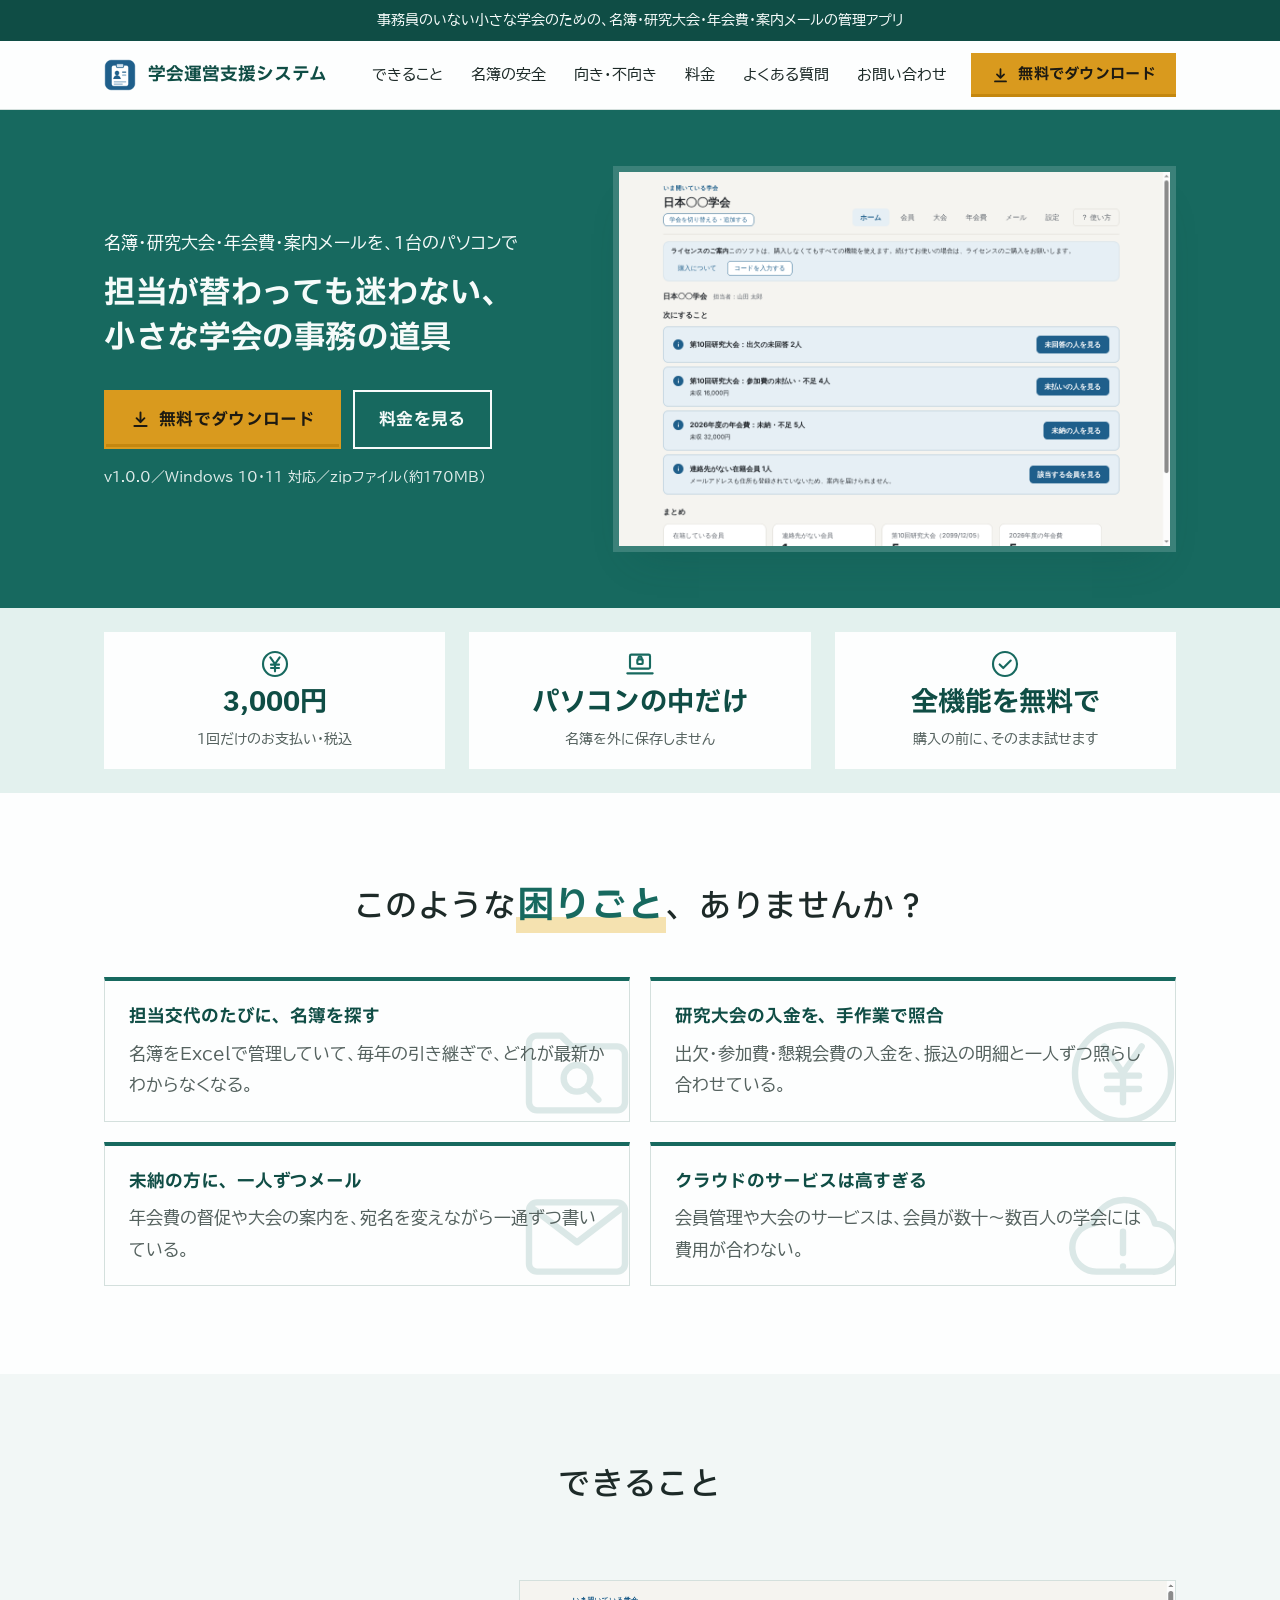
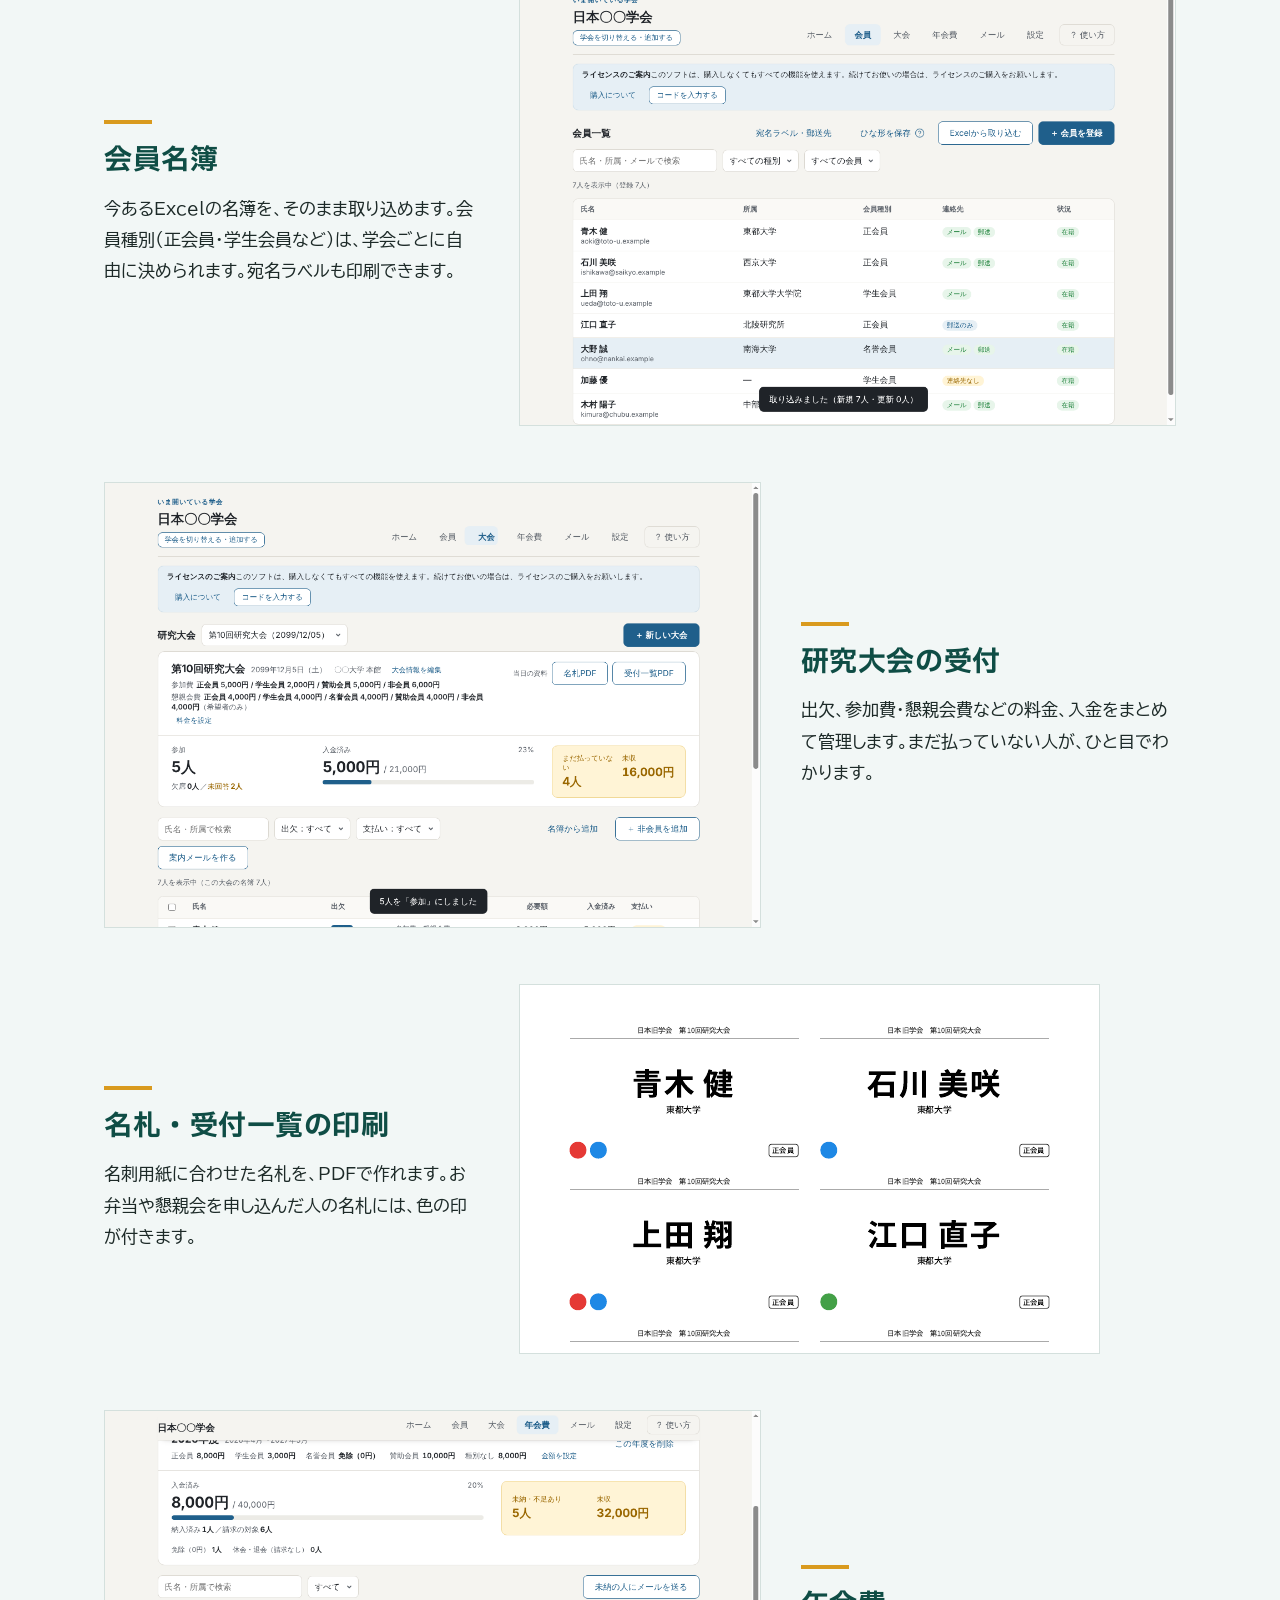
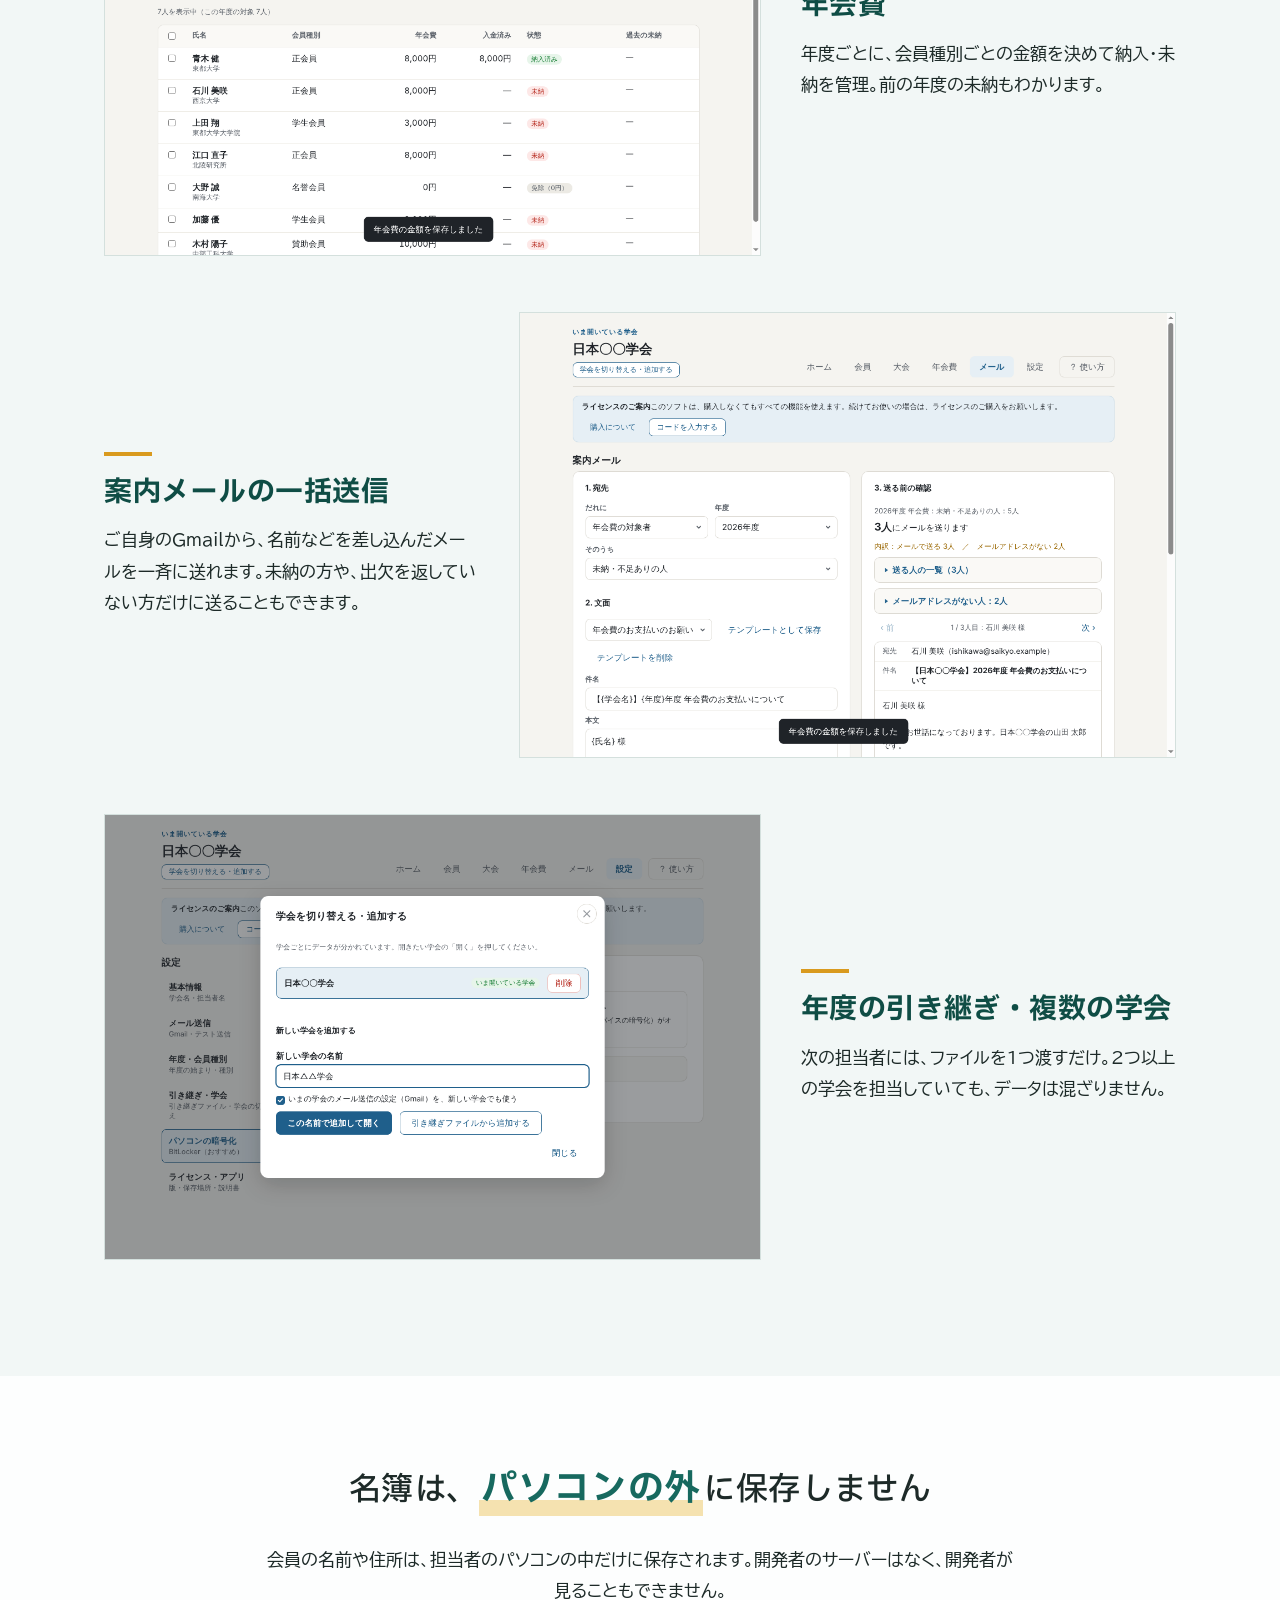
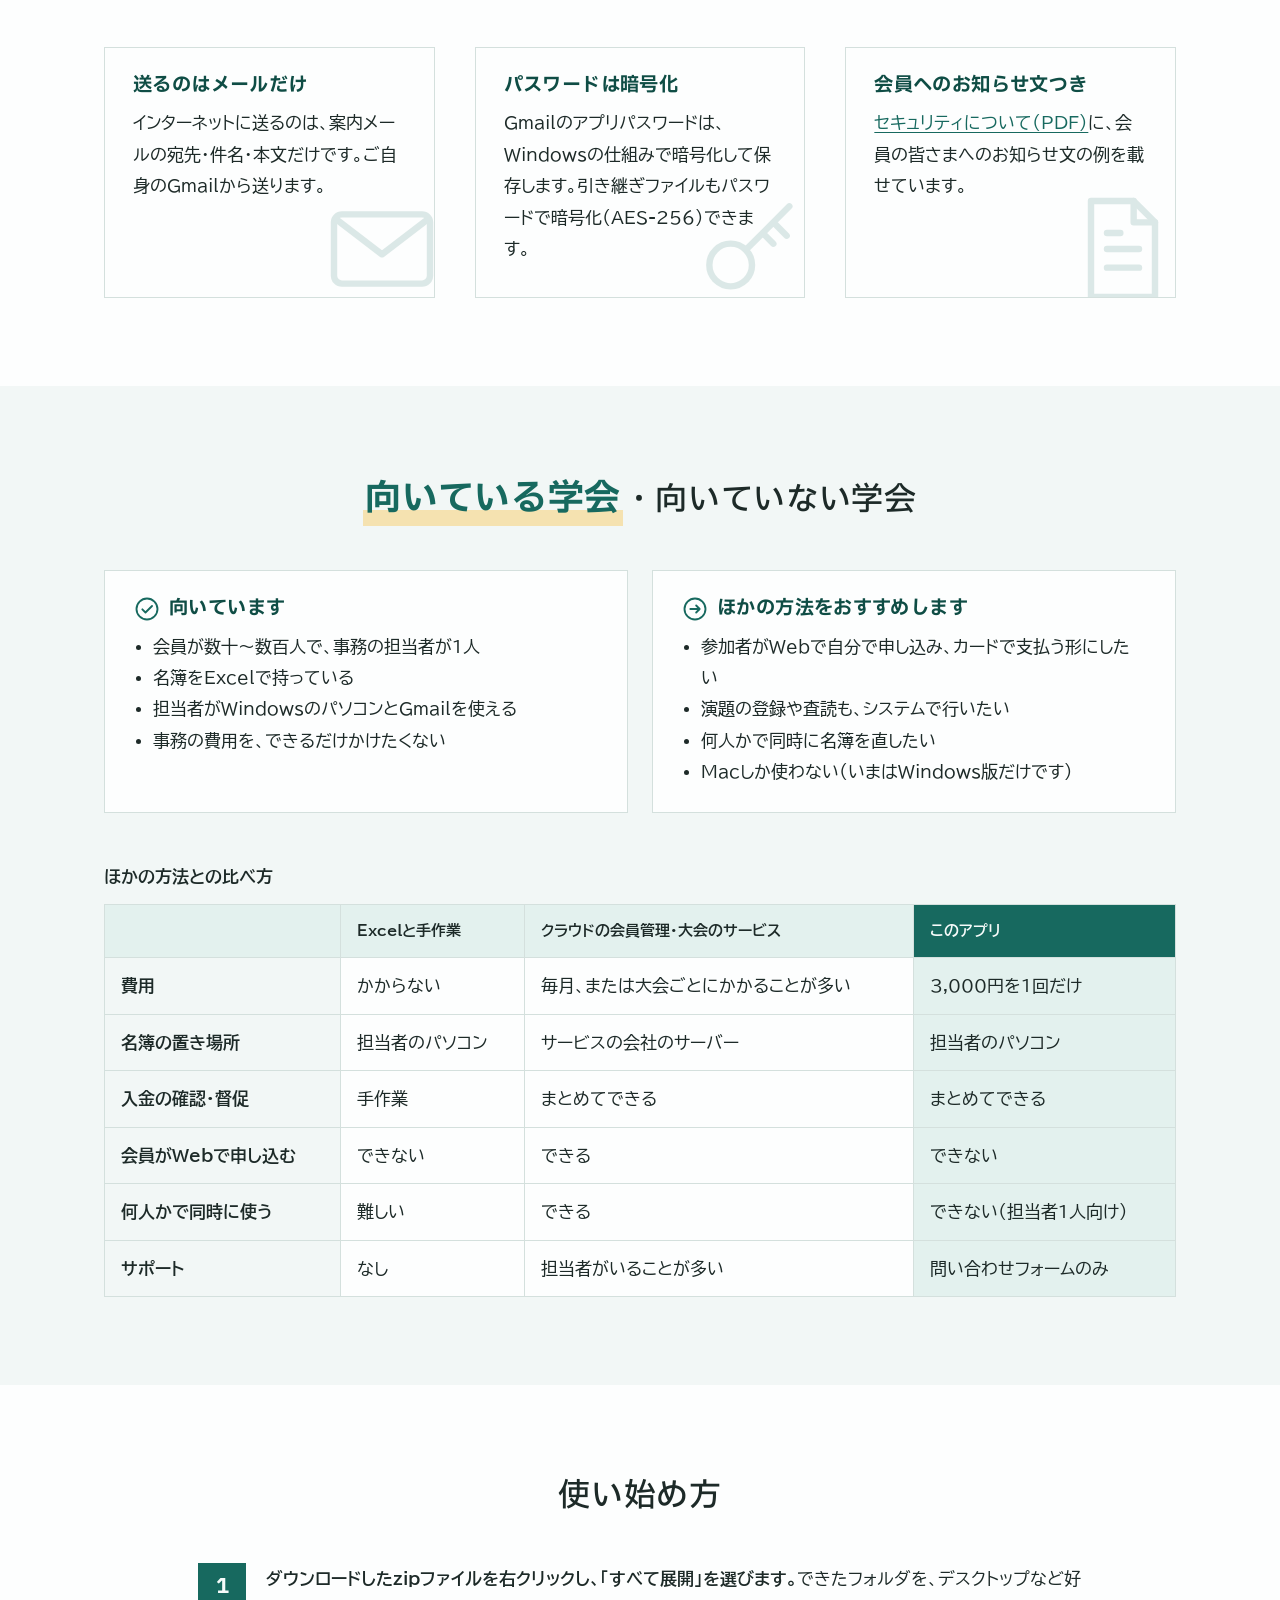
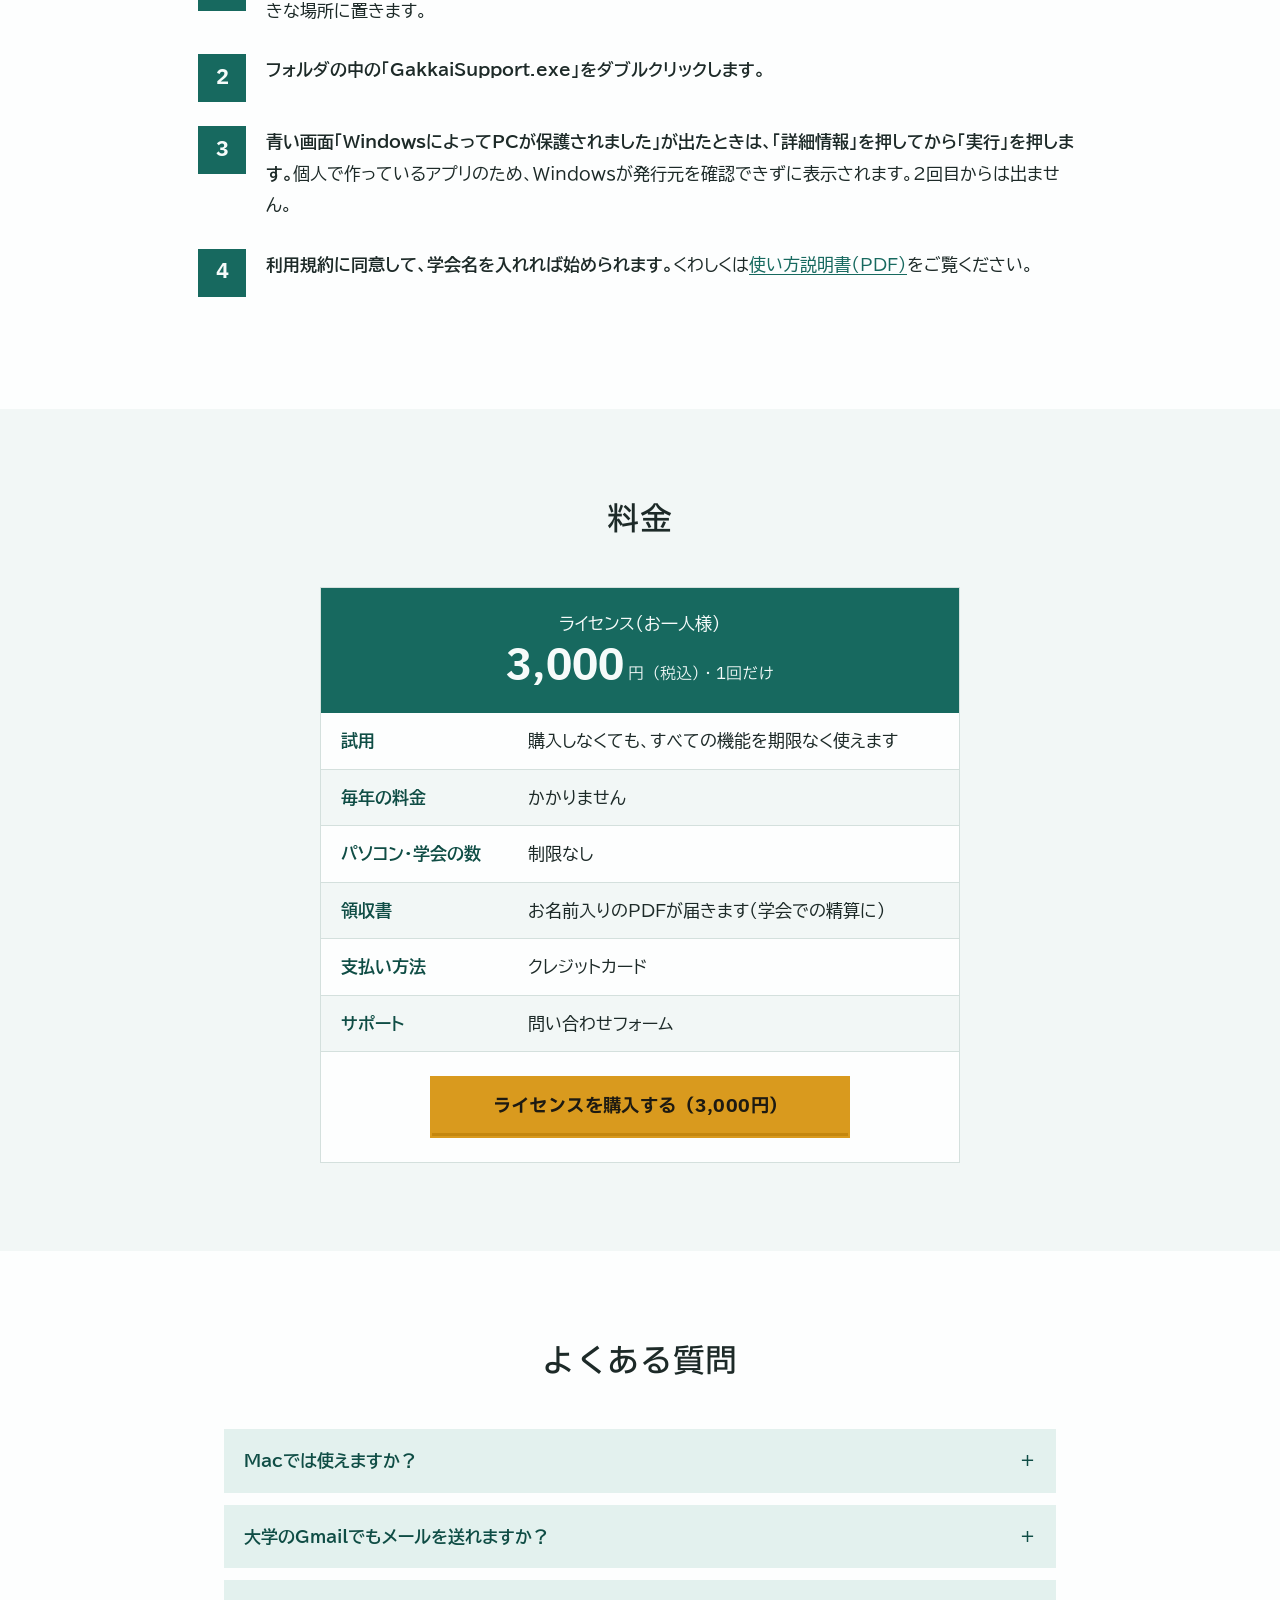
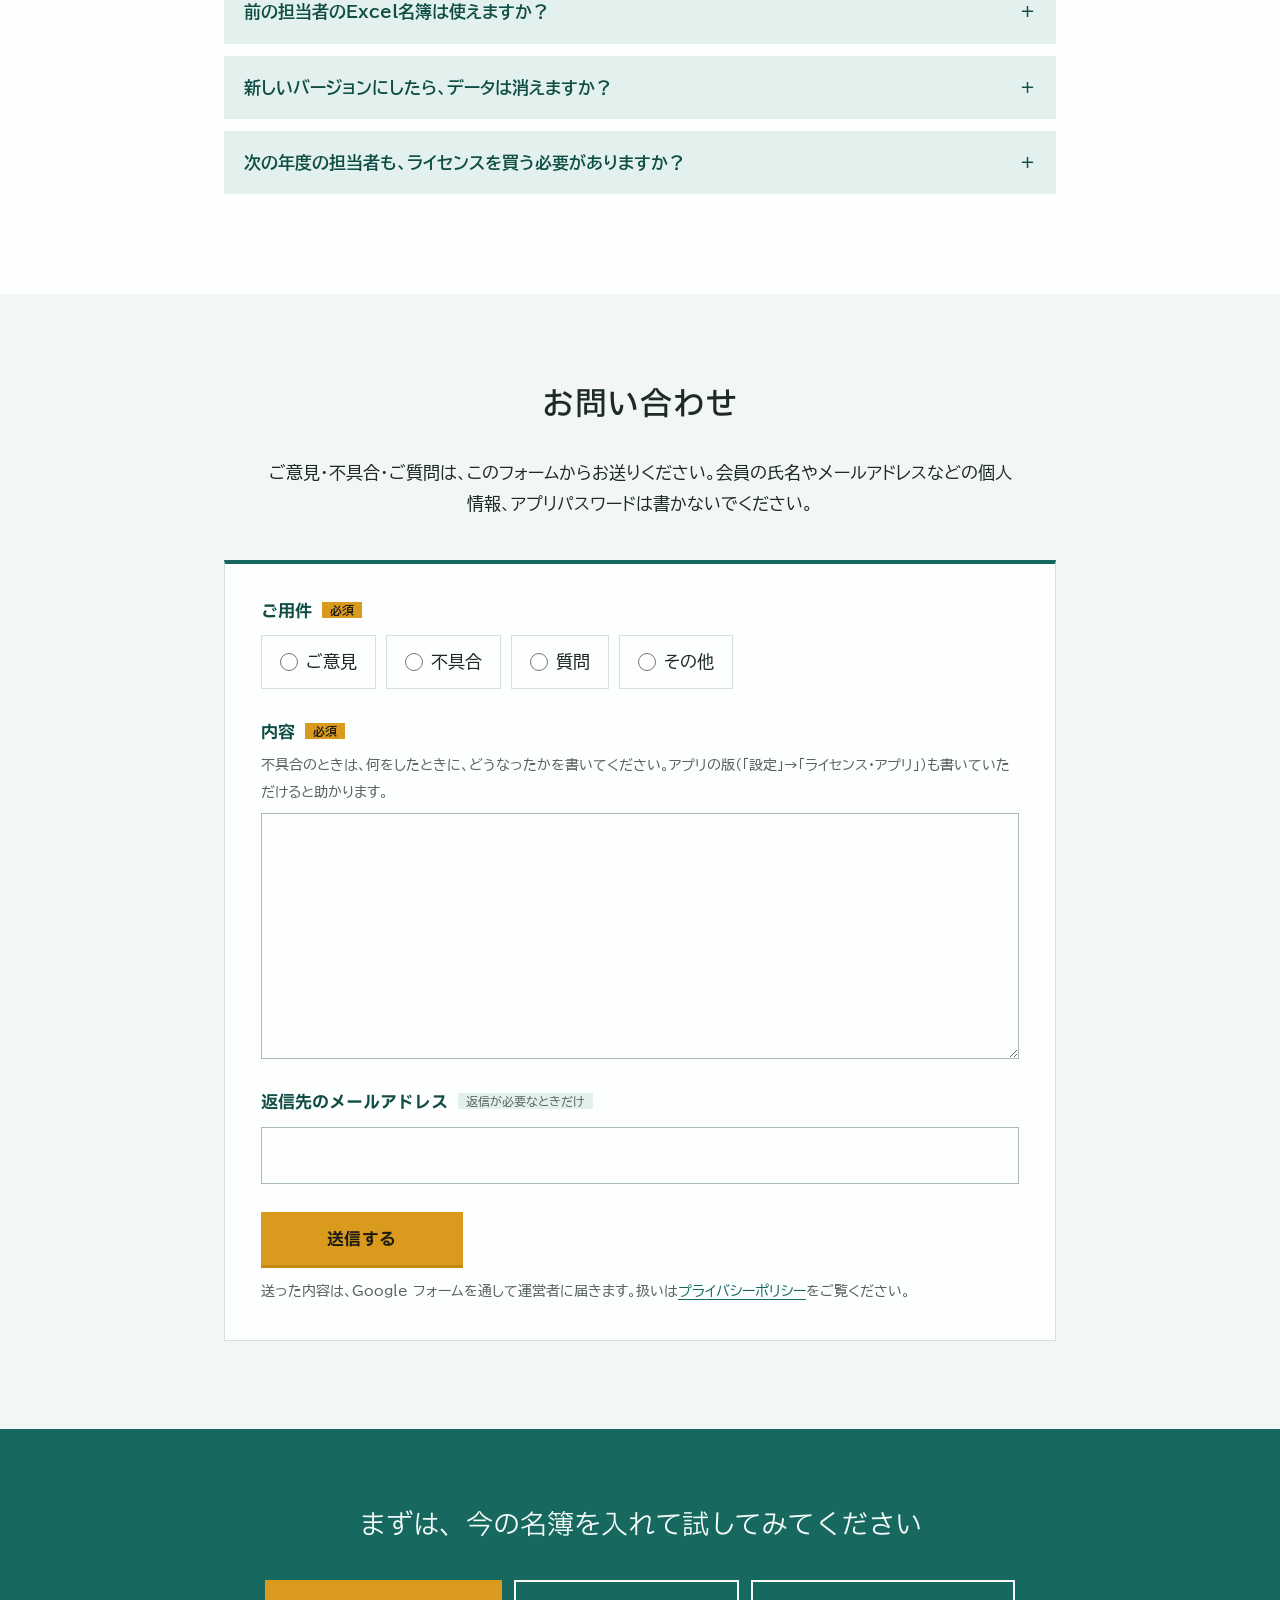
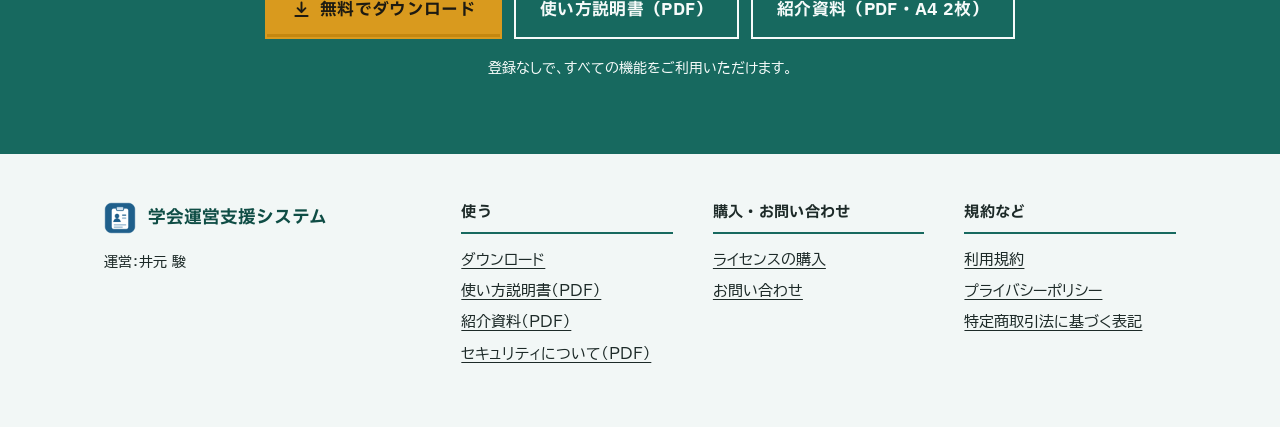
<file: index.html>
<!doctype html>
<html lang="ja">
  <head>
    <meta charset="utf-8" />
    <meta name="viewport" content="width=device-width, initial-scale=1" />
    <title>学会運営支援システム</title>
    <meta
      name="description"
      content="小さな学会の会員名簿・研究大会・年会費・案内メール・名札の印刷・年度の引き継ぎを、お使いのパソコン1台で。名簿はパソコンの外に保存しません。すべての機能を無料で試せます。"
    />
    <link rel="icon" href="img/icon.png" />
    <link rel="preconnect" href="https://fonts.googleapis.com" />
    <link rel="preconnect" href="https://fonts.gstatic.com" crossorigin />
    <link
      href="https://fonts.googleapis.com/css2?family=BIZ+UDPGothic:wght@400;700&family=IBM+Plex+Sans+JP:wght@500;700&display=swap"
      rel="stylesheet"
    />
    <link rel="stylesheet" href="style.css" />
    <script>
      // スクロールで順に現れる動き。動きを減らす設定の人と、スクリプトが動かないときは、最初から全部見える
      if (!matchMedia("(prefers-reduced-motion: reduce)").matches)
        document.documentElement.classList.add("js");
    </script>
  </head>
  <body>
    <svg width="0" height="0" style="position:absolute" aria-hidden="true">
      <defs>
        <symbol id="i-folder" viewBox="0 0 24 24"><path d="M3 6.5A1.5 1.5 0 0 1 4.5 5H9l2 2h8.5A1.5 1.5 0 0 1 21 8.5v9a1.5 1.5 0 0 1-1.5 1.5h-15A1.5 1.5 0 0 1 3 17.5z"/><circle cx="12" cy="13" r="2.5"/><path d="m14 15 2 2"/></symbol>
        <symbol id="i-yen" viewBox="0 0 24 24"><circle cx="12" cy="12" r="9"/><path d="m8.5 7 3.5 5 3.5-5M12 12v5.5M9 12.5h6M9 15h6"/></symbol>
        <symbol id="i-mail" viewBox="0 0 24 24"><rect x="3" y="5.5" width="18" height="13" rx="1.5"/><path d="m3.5 6.5 8.5 6.5 8.5-6.5"/></symbol>
        <symbol id="i-cloud" viewBox="0 0 24 24"><path d="M7 18.5a4.5 4.5 0 0 1-.6-8.96A6 6 0 0 1 18 9.5a4.5 4.5 0 0 1-.5 9z"/><path d="M12 11v4M12 17.5v.01"/></symbol>
        <symbol id="i-laptop" viewBox="0 0 24 24"><rect x="4.5" y="5" width="15" height="10.5" rx="1"/><path d="M2.5 19h19"/><rect x="10" y="8.5" width="4" height="3.5" rx=".5"/><path d="M10.8 8.5V7.6a1.2 1.2 0 0 1 2.4 0v.9"/></symbol>
        <symbol id="i-check" viewBox="0 0 24 24"><circle cx="12" cy="12" r="9"/><path d="m8 12.3 2.7 2.7L16.3 9.4"/></symbol>
        <symbol id="i-key" viewBox="0 0 24 24"><circle cx="8" cy="15" r="4"/><path d="m11 12 8-8M16 7l2.5 2.5M14 9l2 2"/></symbol>
        <symbol id="i-doc" viewBox="0 0 24 24"><path d="M6 3h8l4 4v14H6z"/><path d="M14 3v4h4M9 12h6M9 15.5h6M9 9h2.5"/></symbol>
        <symbol id="i-arrow" viewBox="0 0 24 24"><circle cx="12" cy="12" r="9"/><path d="M8 12h8M13 9l3 3-3 3"/></symbol>
        <symbol id="i-dl" viewBox="0 0 24 24"><path d="M12 4v11M7.5 10.5 12 15l4.5-4.5M5 19.5h14"/></symbol>
        <symbol id="i-chat" viewBox="0 0 24 24"><path d="M4 5.5h16v10H9l-5 4z"/><path d="M8 9.5h8M8 12.5h5"/></symbol>
      </defs>
    </svg>
    <p class="topbar">事務員のいない小さな学会のための、名簿・研究大会・年会費・案内メールの管理アプリ</p>
    <header class="nav">
      <div class="wrap nav-in">
        <a class="logo" href="index.html"><img src="img/icon.png" alt="" width="32" height="32" />学会運営支援システム</a>
        <nav aria-label="ページ内の案内">
          <a href="#features">できること</a>
          <a href="#safe">名簿の安全</a>
          <a href="#fit">向き・不向き</a>
          <a href="#price">料金</a>
          <a href="#faq">よくある質問</a>
          <a href="#contact">お問い合わせ</a>
          <a class="nav-cta" href="#download"><svg class="ic-btn" aria-hidden="true"><use href="#i-dl"/></svg>無料でダウンロード</a>
        </nav>
      </div>
    </header>

    <section class="hero">
      <div class="wrap hero-in">
        <div class="hero-text">
          <p class="hero-sub">名簿・研究大会・年会費・案内メールを、1台のパソコンで</p>
          <h1><span class="nb">担当が替わっても迷わない、</span><span class="nb">小さな学会の事務の道具</span></h1>
          <div class="btns">
            <a
              class="btn cta"
              href="https://github.com/imoto-421/gakkai-support/releases/download/v1.0.0/GakkaiSupport-1.0.0-win.zip"
              ><svg class="ic-btn" aria-hidden="true"><use href="#i-dl"/></svg>無料でダウンロード</a
            >
            <a class="btn light" href="#price">料金を見る</a>
          </div>
          <p class="hero-meta">
            v1.0.0／Windows 10・11 対応／zipファイル（約170MB）
          </p>
        </div>
        <img class="hero-shot" src="img/m02-home.png" alt="ホーム画面。出欠の未回答や年会費の未納など、次にすることが並んでいる" />
      </div>
    </section>

    <div class="facts">
      <div class="wrap facts-in">
        <p><svg class="ic" aria-hidden="true"><use href="#i-yen"/></svg><b>3,000円</b><span>1回だけのお支払い・税込</span></p>
        <p><svg class="ic" aria-hidden="true"><use href="#i-laptop"/></svg><b>パソコンの中だけ</b><span>名簿を外に保存しません</span></p>
        <p><svg class="ic" aria-hidden="true"><use href="#i-check"/></svg><b>全機能を無料で</b><span>購入の前に、そのまま試せます</span></p>
      </div>
    </div>

    <main>
      <section class="sec">
        <div class="wrap">
          <h2 class="reveal">このような<span class="key">困りごと</span>、ありませんか？</h2>
          <ul class="pains">
            <li class="reveal">
              <svg class="ic" aria-hidden="true"><use href="#i-folder"/></svg>
              <b>担当交代のたびに、名簿を探す</b>
              <span>名簿をExcelで管理していて、毎年の引き継ぎで、どれが最新かわからなくなる。</span>
            </li>
            <li class="reveal">
              <svg class="ic" aria-hidden="true"><use href="#i-yen"/></svg>
              <b>研究大会の入金を、手作業で照合</b>
              <span>出欠・参加費・懇親会費の入金を、振込の明細と一人ずつ照らし合わせている。</span>
            </li>
            <li class="reveal">
              <svg class="ic" aria-hidden="true"><use href="#i-mail"/></svg>
              <b>未納の方に、一人ずつメール</b>
              <span>年会費の督促や大会の案内を、宛名を変えながら一通ずつ書いている。</span>
            </li>
            <li class="reveal">
              <svg class="ic" aria-hidden="true"><use href="#i-cloud"/></svg>
              <b>クラウドのサービスは高すぎる</b>
              <span>会員管理や大会のサービスは、会員が数十〜数百人の学会には費用が合わない。</span>
            </li>
          </ul>
        </div>
      </section>

      <section class="sec tint" id="features">
        <div class="wrap">
          <h2 class="reveal">できること</h2>
          <div class="feature reveal">
            <img src="img/m03-members.png" alt="会員名簿の画面" loading="lazy" />
            <div>
              <h3>会員名簿</h3>
              <p>
                今あるExcelの名簿を、そのまま取り込めます。会員種別（正会員・学生会員など）は、学会ごとに自由に決められます。宛名ラベルも印刷できます。
              </p>
            </div>
          </div>
          <div class="feature reveal">
            <img src="img/m06-event.png" alt="研究大会の画面" loading="lazy" />
            <div>
              <h3>研究大会の受付</h3>
              <p>
                出欠、参加費・懇親会費などの料金、入金をまとめて管理します。まだ払っていない人が、ひと目でわかります。
              </p>
            </div>
          </div>
          <div class="feature reveal">
            <img src="img/m15-badge-sample.png" alt="色の印が付いた名札" loading="lazy" />
            <div>
              <h3>名札・受付一覧の印刷</h3>
              <p>
                名刺用紙に合わせた名札を、PDFで作れます。お弁当や懇親会を申し込んだ人の名札には、色の印が付きます。
              </p>
            </div>
          </div>
          <div class="feature reveal">
            <img src="img/m09-dues.png" alt="年会費の画面" loading="lazy" />
            <div>
              <h3>年会費</h3>
              <p>年度ごとに、会員種別ごとの金額を決めて納入・未納を管理。前の年度の未納もわかります。</p>
            </div>
          </div>
          <div class="feature reveal">
            <img src="img/m10-compose.png" alt="案内メールを作る画面" loading="lazy" />
            <div>
              <h3>案内メールの一括送信</h3>
              <p>
                ご自身のGmailから、名前などを差し込んだメールを一斉に送れます。未納の方や、出欠を返していない方だけに送ることもできます。
              </p>
            </div>
          </div>
          <div class="feature reveal">
            <img src="img/m16-societies.png" alt="学会を切り替える画面" loading="lazy" />
            <div>
              <h3>年度の引き継ぎ・複数の学会</h3>
              <p>
                次の担当者には、ファイルを1つ渡すだけ。2つ以上の学会を担当していても、データは混ざりません。
              </p>
            </div>
          </div>
        </div>
      </section>

      <section class="sec" id="safe">
        <div class="wrap">
          <h2 class="reveal">名簿は、<span class="key">パソコンの外</span>に保存しません</h2>
          <p class="lead reveal">
            会員の名前や住所は、担当者のパソコンの中だけに保存されます。開発者のサーバーはなく、開発者が見ることもできません。
          </p>
          <div class="cols3">
            <div class="reveal">
              <svg class="ic" aria-hidden="true"><use href="#i-mail"/></svg>
              <h3>送るのはメールだけ</h3>
              <p>インターネットに送るのは、案内メールの宛先・件名・本文だけです。ご自身のGmailから送ります。</p>
            </div>
            <div class="reveal">
              <svg class="ic" aria-hidden="true"><use href="#i-key"/></svg>
              <h3>パスワードは暗号化</h3>
              <p>
                Gmailのアプリパスワードは、Windowsの仕組みで暗号化して保存します。引き継ぎファイルもパスワードで暗号化（AES-256）できます。
              </p>
            </div>
            <div class="reveal">
              <svg class="ic" aria-hidden="true"><use href="#i-doc"/></svg>
              <h3>会員へのお知らせ文つき</h3>
              <p>
                <a href="security.pdf">セキュリティについて（PDF）</a>に、会員の皆さまへのお知らせ文の例を載せています。
              </p>
            </div>
          </div>
        </div>
      </section>

      <section class="sec tint" id="fit">
        <div class="wrap">
          <h2 class="reveal"><span class="key">向いている学会</span>・向いていない学会</h2>
          <div class="fit reveal">
            <div>
              <h3><svg class="ic" aria-hidden="true"><use href="#i-check"/></svg>向いています</h3>
              <ul>
                <li>会員が数十〜数百人で、事務の担当者が1人</li>
                <li>名簿をExcelで持っている</li>
                <li>担当者がWindowsのパソコンとGmailを使える</li>
                <li>事務の費用を、できるだけかけたくない</li>
              </ul>
            </div>
            <div>
              <h3><svg class="ic" aria-hidden="true"><use href="#i-arrow"/></svg>ほかの方法をおすすめします</h3>
              <ul>
                <li>参加者がWebで自分で申し込み、カードで支払う形にしたい</li>
                <li>演題の登録や査読も、システムで行いたい</li>
                <li>何人かで同時に名簿を直したい</li>
                <li>Macしか使わない（いまはWindows版だけです）</li>
              </ul>
            </div>
          </div>
          <div class="table-wrap reveal">
            <table class="compare">
              <caption>ほかの方法との比べ方</caption>
              <thead>
                <tr>
                  <th scope="col"></th>
                  <th scope="col">Excelと手作業</th>
                  <th scope="col">クラウドの会員管理・大会のサービス</th>
                  <th scope="col" class="me">このアプリ</th>
                </tr>
              </thead>
              <tbody>
                <tr>
                  <th scope="row">費用</th>
                  <td>かからない</td>
                  <td>毎月、または大会ごとにかかることが多い</td>
                  <td class="me">3,000円を1回だけ</td>
                </tr>
                <tr>
                  <th scope="row">名簿の置き場所</th>
                  <td>担当者のパソコン</td>
                  <td>サービスの会社のサーバー</td>
                  <td class="me">担当者のパソコン</td>
                </tr>
                <tr>
                  <th scope="row">入金の確認・督促</th>
                  <td>手作業</td>
                  <td>まとめてできる</td>
                  <td class="me">まとめてできる</td>
                </tr>
                <tr>
                  <th scope="row">会員がWebで申し込む</th>
                  <td>できない</td>
                  <td>できる</td>
                  <td class="me">できない</td>
                </tr>
                <tr>
                  <th scope="row">何人かで同時に使う</th>
                  <td>難しい</td>
                  <td>できる</td>
                  <td class="me">できない（担当者1人向け）</td>
                </tr>
                <tr>
                  <th scope="row">サポート</th>
                  <td>なし</td>
                  <td>担当者がいることが多い</td>
                  <td class="me">問い合わせフォームのみ</td>
                </tr>
              </tbody>
            </table>
          </div>
        </div>
      </section>

      <section class="sec" id="start">
        <div class="wrap">
          <h2 class="reveal">使い始め方</h2>
          <ol class="steps">
            <li class="reveal">
              <b>ダウンロードしたzipファイルを右クリックし、「すべて展開」を選びます。</b
              >できたフォルダを、デスクトップなど好きな場所に置きます。
            </li>
            <li class="reveal"><b>フォルダの中の「GakkaiSupport.exe」をダブルクリックします。</b></li>
            <li class="reveal">
              <b>青い画面「WindowsによってPCが保護されました」が出たときは、「詳細情報」を押してから「実行」を押します。</b
              >個人で作っているアプリのため、Windowsが発行元を確認できずに表示されます。2回目からは出ません。
            </li>
            <li class="reveal">
              <b>利用規約に同意して、学会名を入れれば始められます。</b>くわしくは<a href="manual.pdf"
                >使い方説明書（PDF）</a
              >をご覧ください。
            </li>
          </ol>
        </div>
      </section>

      <section class="sec tint" id="price">
        <div class="wrap">
          <h2 class="reveal">料金</h2>
          <div class="plan reveal">
            <div class="plan-head">
              <p>ライセンス（お一人様）</p>
              <p class="plan-price">3,000<span>円（税込）・1回だけ</span></p>
            </div>
            <table>
              <tr><th scope="row">試用</th><td>購入しなくても、すべての機能を期限なく使えます</td></tr>
              <tr><th scope="row">毎年の料金</th><td>かかりません</td></tr>
              <tr><th scope="row">パソコン・学会の数</th><td>制限なし</td></tr>
              <tr><th scope="row">領収書</th><td>お名前入りのPDFが届きます（学会での精算に）</td></tr>
              <tr><th scope="row">支払い方法</th><td>クレジットカード</td></tr>
              <tr><th scope="row">サポート</th><td>問い合わせフォーム</td></tr>
            </table>
            <div class="plan-foot">
              <a class="btn cta big" href="purchase.html">ライセンスを購入する（3,000円）</a>
            </div>
          </div>
        </div>
      </section>

      <section class="sec" id="faq">
        <div class="wrap faq">
          <h2 class="reveal">よくある質問</h2>
          <details class="reveal">
            <summary>Macでは使えますか？</summary>
            <p>いまはWindows版だけです。Mac版は準備中です。</p>
          </details>
          <details class="reveal">
            <summary>大学のGmailでもメールを送れますか？</summary>
            <p>
              はい。Googleの「アプリパスワード」（16文字）を一度設定すれば送れます。大学の設定でアプリパスワードが作れない場合は、学内の情報担当の部署にご相談ください。
            </p>
          </details>
          <details class="reveal">
            <summary>前の担当者のExcel名簿は使えますか？</summary>
            <p>
              はい。氏名・所属・メールアドレス・住所・会員種別の列があれば取り込めます。アプリの中に名簿のひな形もあります。
            </p>
          </details>
          <details class="reveal">
            <summary>新しいバージョンにしたら、データは消えますか？</summary>
            <p>
              消えません。データはアプリとは別の場所に保存されているので、新しいバージョンのフォルダに入れ替えるだけで、続きから使えます。
            </p>
          </details>
          <details class="reveal">
            <summary>次の年度の担当者も、ライセンスを買う必要がありますか？</summary>
            <p>
              はい。ライセンスはご購入された方ご本人のもので、引き継ぎファイルには入りません。購入しなくてもすべての機能は使えます。
            </p>
          </details>
        </div>
      </section>

      <section class="sec tint" id="contact">
        <div class="wrap contact">
          <h2 class="reveal">お問い合わせ</h2>
          <p class="lead reveal">
            ご意見・不具合・ご質問は、このフォームからお送りください。会員の氏名やメールアドレスなどの個人情報、アプリパスワードは書かないでください。
          </p>
          <!-- 送った内容は Google フォームに届く。entry.… は Google フォームの質問の番号（質問を作り直したら、ここも直す） -->
          <form
            class="cform reveal"
            id="cform"
            action="https://docs.google.com/forms/d/e/1FAIpQLSem8YQPxwCaP0HrP6B142q8EgZJPiNtuUG9WSnMsW8UcndIjw/formResponse"
            method="post"
          >
            <fieldset>
              <legend>ご用件<span class="req">必須</span></legend>
              <div class="choices">
                <label><input type="radio" name="entry.1025865740" value="ご意見" required />ご意見</label>
                <label><input type="radio" name="entry.1025865740" value="不具合" />不具合</label>
                <label><input type="radio" name="entry.1025865740" value="質問" />質問</label>
                <label><input type="radio" name="entry.1025865740" value="その他" />その他</label>
              </div>
            </fieldset>
            <div class="field">
              <label for="cf-body">内容<span class="req">必須</span></label>
              <p class="hint" id="cf-body-hint">
                不具合のときは、何をしたときに、どうなったかを書いてください。アプリの版（「設定」→「ライセンス・アプリ」）も書いていただけると助かります。
              </p>
              <textarea id="cf-body" name="entry.1691068815" rows="7" required aria-describedby="cf-body-hint"></textarea>
            </div>
            <div class="field">
              <label for="cf-mail">返信先のメールアドレス<span class="opt">返信が必要なときだけ</span></label>
              <input id="cf-mail" type="email" name="entry.2141547957" autocomplete="email" inputmode="email" />
            </div>
            <div class="cform-foot">
              <button class="btn cta" type="submit">送信する</button>
              <p class="note">
                送った内容は、Google フォームを通して運営者に届きます。扱いは<a href="privacy.html">プライバシーポリシー</a>をご覧ください。
              </p>
            </div>
            <p class="cform-msg" id="cform-msg" role="status" hidden></p>
          </form>
        </div>
      </section>

      <section class="closing" id="download">
        <div class="wrap">
          <p class="closing-title reveal">まずは、今の名簿を入れて試してみてください</p>
          <div class="btns center reveal">
            <a
              class="btn cta"
              href="https://github.com/imoto-421/gakkai-support/releases/download/v1.0.0/GakkaiSupport-1.0.0-win.zip"
              ><svg class="ic-btn" aria-hidden="true"><use href="#i-dl"/></svg>無料でダウンロード</a
            >
            <a class="btn light" href="manual.pdf">使い方説明書（PDF）</a>
            <a class="btn light" href="intro.pdf">紹介資料（PDF・A4 2枚）</a>
          </div>
          <p class="closing-note reveal">登録なしで、すべての機能をご利用いただけます。</p>
        </div>
      </section>
    </main>

    <footer class="footer">
      <div class="wrap footer-in">
        <div>
          <p class="logo"><img src="img/icon.png" alt="" width="28" height="28" />学会運営支援システム</p>
          <p class="small">運営：井元 駿</p>
        </div>
        <div>
          <h2>使う</h2>
          <ul>
            <li><a href="#download">ダウンロード</a></li>
            <li><a href="manual.pdf">使い方説明書（PDF）</a></li>
            <li><a href="intro.pdf">紹介資料（PDF）</a></li>
            <li><a href="security.pdf">セキュリティについて（PDF）</a></li>
          </ul>
        </div>
        <div>
          <h2>購入・お問い合わせ</h2>
          <ul>
            <li><a href="purchase.html">ライセンスの購入</a></li>
            <li><a href="#contact">お問い合わせ</a></li>
          </ul>
        </div>
        <div>
          <h2>規約など</h2>
          <ul>
            <li><a href="terms.html">利用規約</a></li>
            <li><a href="privacy.html">プライバシーポリシー</a></li>
            <li><a href="tokushoho.html">特定商取引法に基づく表記</a></li>
          </ul>
        </div>
      </div>
    </footer>

    <script>
      // お問い合わせ：ページを移らずに Google フォームへ送る。
      // スクリプトが動かないときは、ふつうに送られて Google の「送信しました」の画面に移る
      (function () {
        var form = document.getElementById("cform");
        var msg = document.getElementById("cform-msg");
        if (!form || !window.fetch) return;
        form.addEventListener("submit", function (ev) {
          ev.preventDefault();
          var btn = form.querySelector("button[type=submit]");
          btn.disabled = true;
          btn.textContent = "送信しています…";
          // Google からの返事は読めない（no-cors）。届いたかどうかは、通信が失敗しなかったことで判断する
          fetch(form.action, {
            method: "POST",
            mode: "no-cors",
            body: new URLSearchParams(new FormData(form)),
          })
            .then(function () {
              form.reset();
              msg.className = "cform-msg ok";
              msg.textContent = "送信しました。お問い合わせありがとうございます。返信が必要なものには、順にお返事します。";
            })
            .catch(function () {
              msg.className = "cform-msg ng";
              msg.innerHTML =
                '送信できませんでした。インターネットにつながっているか確かめて、もう一度お試しください。うまくいかないときは、<a href="https://forms.gle/VbX8t63M8UimmP8W7">Google フォームの画面</a>からお送りください。';
            })
            .finally(function () {
              msg.hidden = false;
              btn.disabled = false;
              btn.textContent = "送信する";
              // 読み上げソフトの人にも結果が伝わるよう、知らせの位置へ移る
              msg.setAttribute("tabindex", "-1");
              msg.focus();
            });
        });
      })();
    </script>
    <script>
      // 画面に入ったものから、順に現れる
      (function () {
        if (!document.documentElement.classList.contains("js")) return;
        var els = document.querySelectorAll(".reveal");
        if (!("IntersectionObserver" in window)) {
          els.forEach(function (el) {
            el.classList.add("in");
          });
          return;
        }
        var io = new IntersectionObserver(
          function (entries) {
            entries.forEach(function (e) {
              if (!e.isIntersecting) return;
              e.target.classList.add("in");
              io.unobserve(e.target);
            });
          },
          { rootMargin: "0px 0px -8% 0px" },
        );
        els.forEach(function (el) {
          // 同じ並びの中では、少しずつ遅らせて順に出す
          var sib = el.parentElement ? Array.prototype.indexOf.call(el.parentElement.children, el) : 0;
          el.style.transitionDelay = Math.min(sib, 4) * 80 + "ms";
          io.observe(el);
        });
      })();
    </script>
  </body>
</html>
</file>
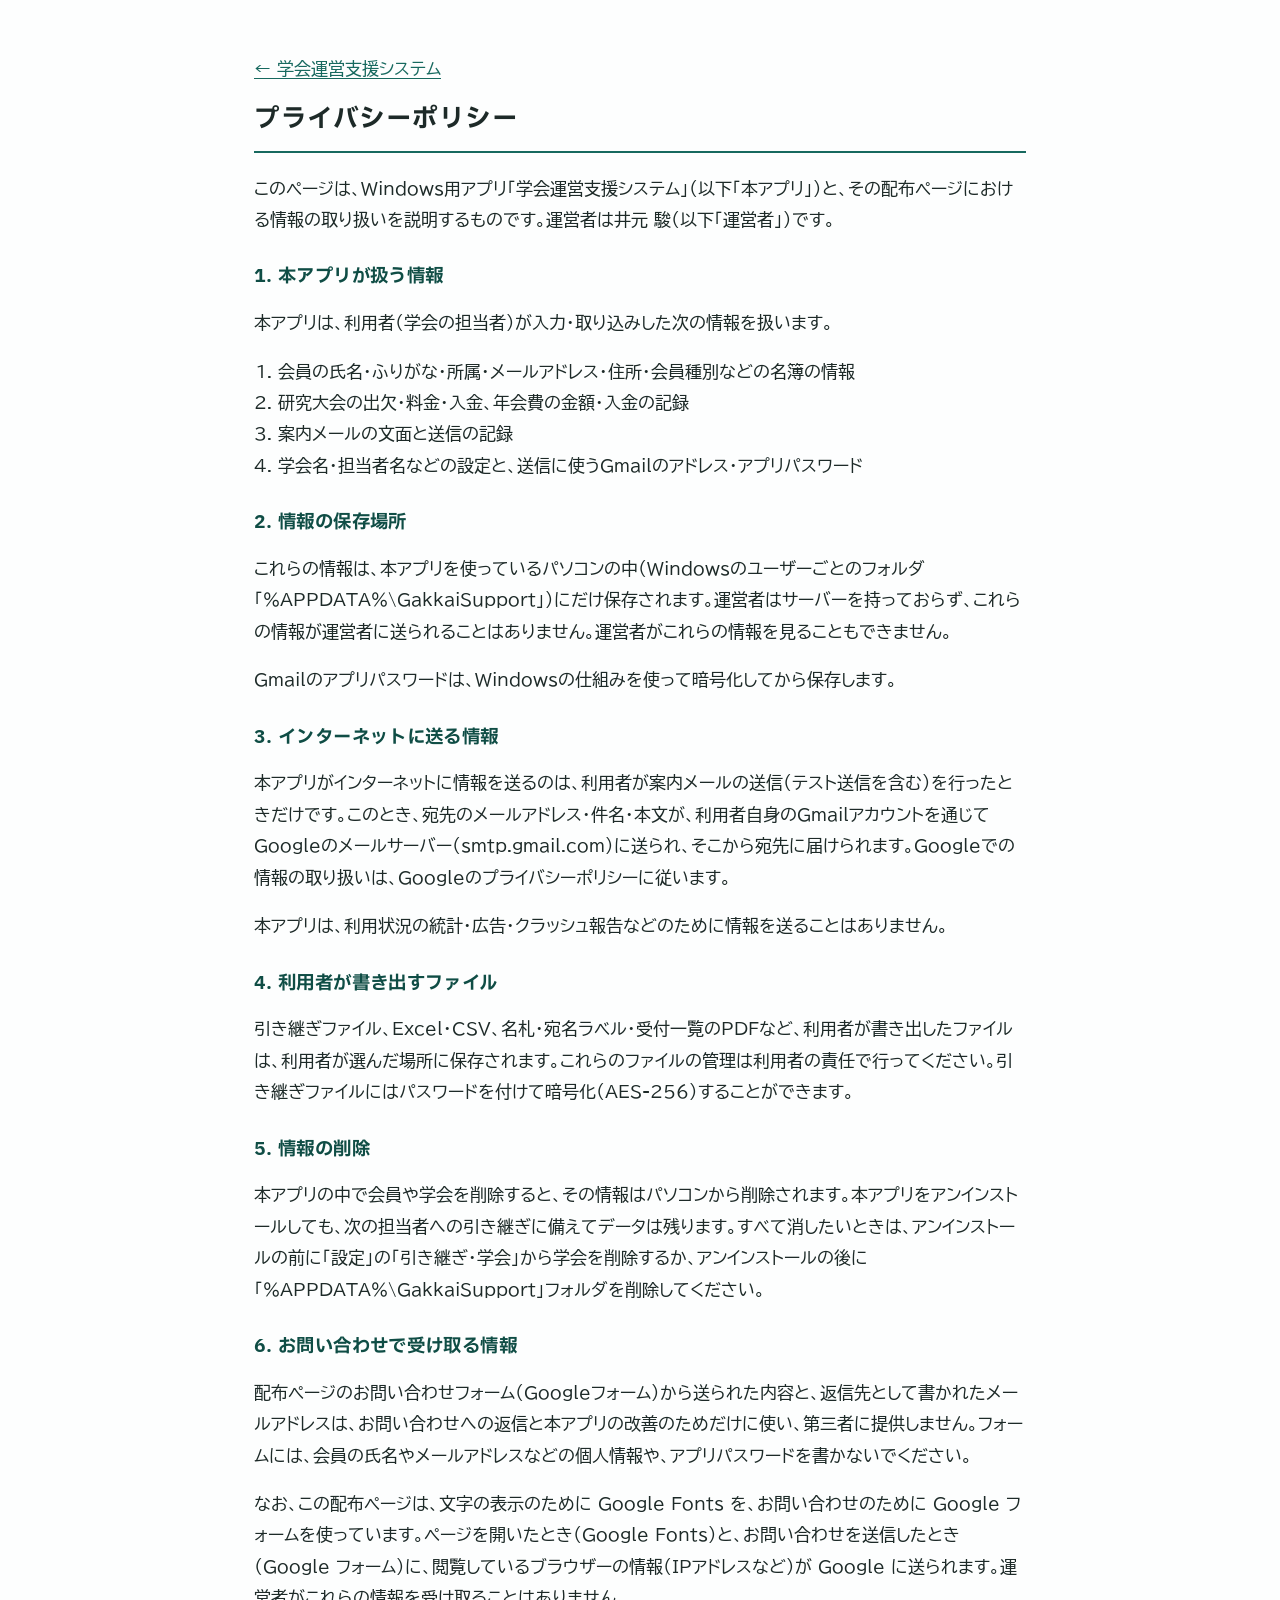
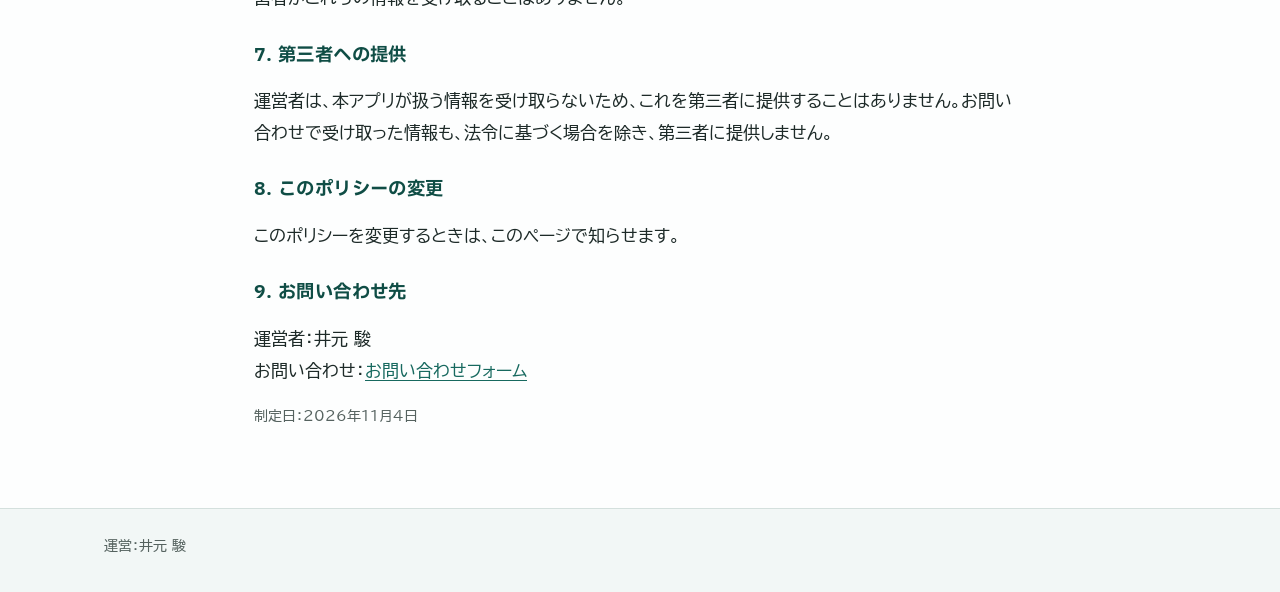
<file: privacy.html>
<!doctype html>
<html lang="ja">
  <head>
    <meta charset="utf-8" />
    <meta name="viewport" content="width=device-width, initial-scale=1" />
    <title>プライバシーポリシー｜学会運営支援システム</title>
    <meta name="description" content="学会運営支援システムと配布ページでの、情報の取り扱いについて。名簿はパソコンの外に保存しません。" />
    <link rel="preconnect" href="https://fonts.googleapis.com" />
    <link rel="preconnect" href="https://fonts.gstatic.com" crossorigin />
    <link
      href="https://fonts.googleapis.com/css2?family=BIZ+UDPGothic:wght@400;700&family=IBM+Plex+Sans+JP:wght@500;700&display=swap"
      rel="stylesheet"
    />
    <link rel="stylesheet" href="style.css" />
  </head>
  <body>
    <main>
      <section class="wrap terms">
        <p><a href="index.html">← 学会運営支援システム</a></p>
        <h2>プライバシーポリシー</h2>
        <p>
          このページは、Windows用アプリ「学会運営支援システム」（以下「本アプリ」）と、その配布ページにおける情報の取り扱いを説明するものです。運営者は井元
          駿（以下「運営者」）です。
        </p>

        <h3>1. 本アプリが扱う情報</h3>
        <p>本アプリは、利用者（学会の担当者）が入力・取り込みした次の情報を扱います。</p>
        <ol>
          <li>会員の氏名・ふりがな・所属・メールアドレス・住所・会員種別などの名簿の情報</li>
          <li>研究大会の出欠・料金・入金、年会費の金額・入金の記録</li>
          <li>案内メールの文面と送信の記録</li>
          <li>学会名・担当者名などの設定と、送信に使うGmailのアドレス・アプリパスワード</li>
        </ol>

        <h3>2. 情報の保存場所</h3>
        <p>
          これらの情報は、本アプリを使っているパソコンの中（Windowsのユーザーごとのフォルダ
          「%APPDATA%\GakkaiSupport」）にだけ保存されます。運営者はサーバーを持っておらず、これらの情報が運営者に送られることはありません。運営者がこれらの情報を見ることもできません。
        </p>
        <p>Gmailのアプリパスワードは、Windowsの仕組みを使って暗号化してから保存します。</p>

        <h3>3. インターネットに送る情報</h3>
        <p>
          本アプリがインターネットに情報を送るのは、利用者が案内メールの送信（テスト送信を含む）を行ったときだけです。このとき、宛先のメールアドレス・件名・本文が、利用者自身のGmailアカウントを通じてGoogleのメールサーバー（smtp.gmail.com）に送られ、そこから宛先に届けられます。Googleでの情報の取り扱いは、Googleのプライバシーポリシーに従います。
        </p>
        <p>
          本アプリは、利用状況の統計・広告・クラッシュ報告などのために情報を送ることはありません。
        </p>

        <h3>4. 利用者が書き出すファイル</h3>
        <p>
          引き継ぎファイル、Excel・CSV、名札・宛名ラベル・受付一覧のPDFなど、利用者が書き出したファイルは、利用者が選んだ場所に保存されます。これらのファイルの管理は利用者の責任で行ってください。引き継ぎファイルにはパスワードを付けて暗号化（AES-256）することができます。
        </p>

        <h3>5. 情報の削除</h3>
        <p>
          本アプリの中で会員や学会を削除すると、その情報はパソコンから削除されます。本アプリをアンインストールしても、次の担当者への引き継ぎに備えてデータは残ります。すべて消したいときは、アンインストールの前に「設定」の「引き継ぎ・学会」から学会を削除するか、アンインストールの後に「%APPDATA%\GakkaiSupport」フォルダを削除してください。
        </p>

        <h3>6. お問い合わせで受け取る情報</h3>
        <p>
          配布ページのお問い合わせフォーム（Googleフォーム）から送られた内容と、返信先として書かれたメールアドレスは、お問い合わせへの返信と本アプリの改善のためだけに使い、第三者に提供しません。フォームには、会員の氏名やメールアドレスなどの個人情報や、アプリパスワードを書かないでください。
        </p>

        <p>
          なお、この配布ページは、文字の表示のために Google Fonts を、お問い合わせのために Google フォームを使っています。ページを開いたとき（Google Fonts）と、お問い合わせを送信したとき（Google フォーム）に、閲覧しているブラウザーの情報（IPアドレスなど）が Google に送られます。運営者がこれらの情報を受け取ることはありません。
        </p>

        <h3>7. 第三者への提供</h3>
        <p>
          運営者は、本アプリが扱う情報を受け取らないため、これを第三者に提供することはありません。お問い合わせで受け取った情報も、法令に基づく場合を除き、第三者に提供しません。
        </p>

        <h3>8. このポリシーの変更</h3>
        <p>このポリシーを変更するときは、このページで知らせます。</p>

        <h3>9. お問い合わせ先</h3>
        <p>
          運営者：井元 駿<br />
          お問い合わせ：<a href="https://forms.gle/VbX8t63M8UimmP8W7">お問い合わせフォーム</a>
        </p>
        <p class="small muted">制定日：2026年11月4日</p>
      </section>
    </main>
    <footer>
      <div class="wrap"><p>運営：井元 駿</p></div>
    </footer>
  </body>
</html>
</file>
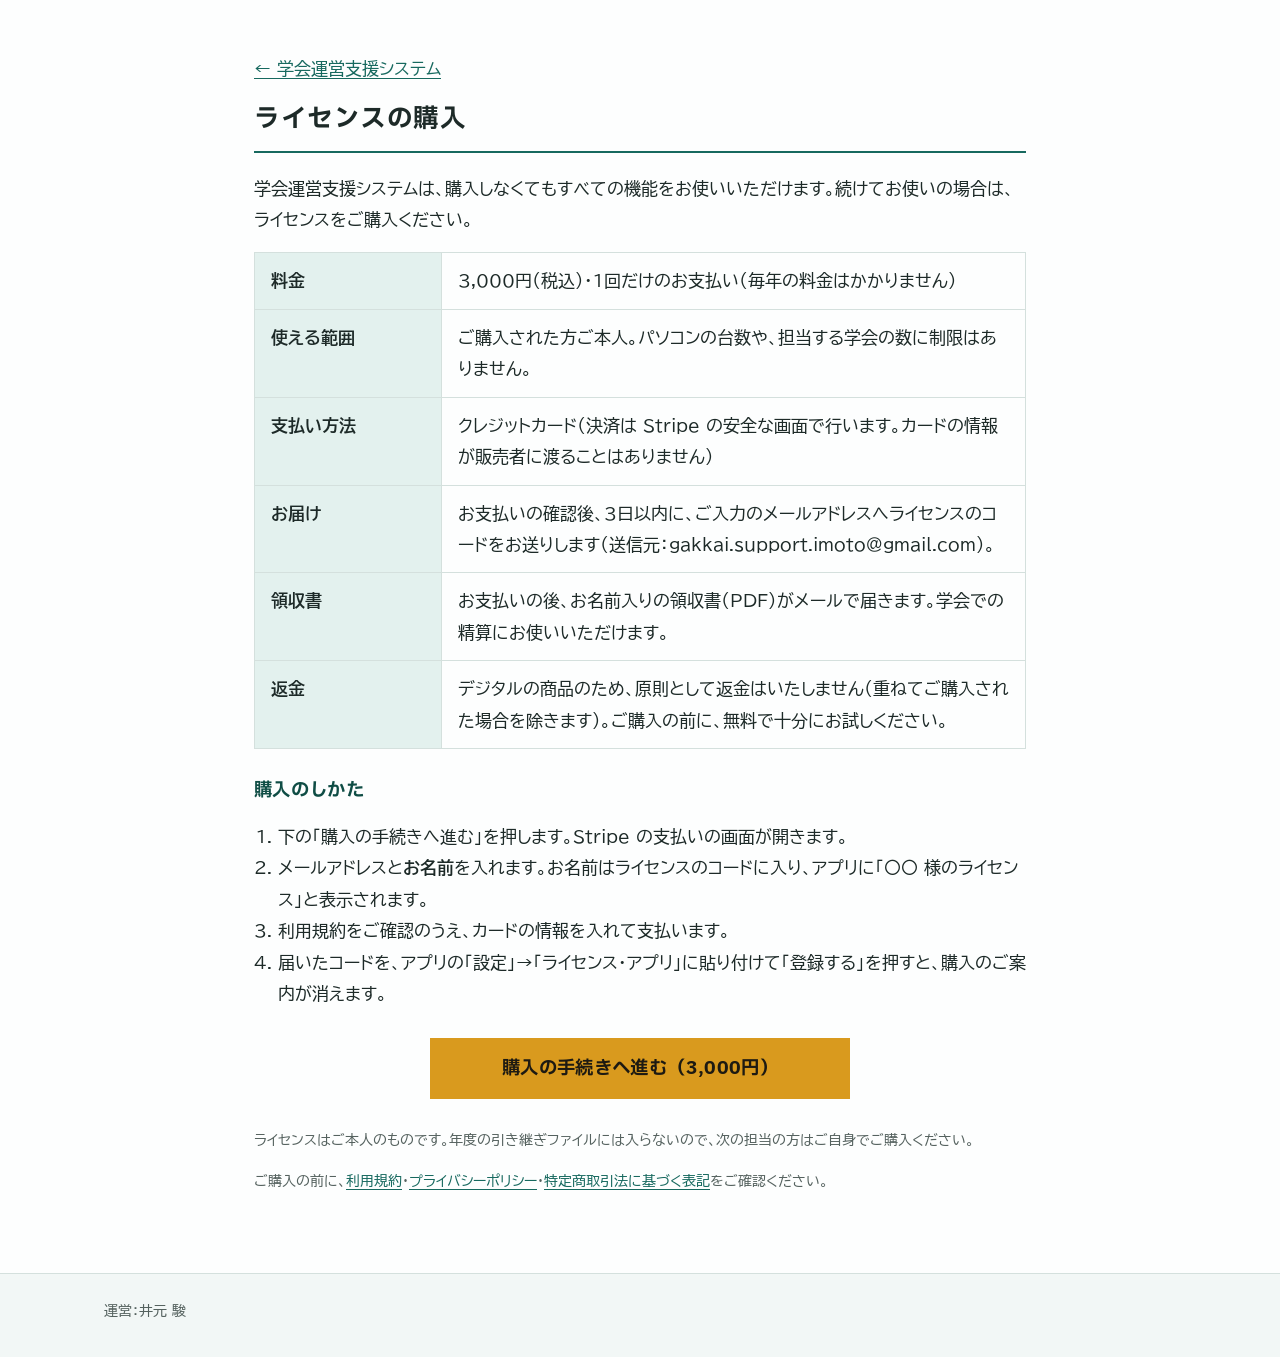
<file: purchase.html>
<!doctype html>
<html lang="ja">
  <head>
    <meta charset="utf-8" />
    <meta name="viewport" content="width=device-width, initial-scale=1" />
    <title>ライセンスの購入｜学会運営支援システム</title>
    <meta name="description" content="学会運営支援システムのライセンス（3,000円・税込、1回だけのお支払い）の購入の案内です。購入のしかた、お届け、領収書、返金について。" />
    <link rel="preconnect" href="https://fonts.googleapis.com" />
    <link rel="preconnect" href="https://fonts.gstatic.com" crossorigin />
    <link
      href="https://fonts.googleapis.com/css2?family=BIZ+UDPGothic:wght@400;700&family=IBM+Plex+Sans+JP:wght@500;700&display=swap"
      rel="stylesheet"
    />
    <link rel="stylesheet" href="style.css" />
  </head>
  <body>
    <main>
      <section class="wrap terms">
        <p><a href="index.html">← 学会運営支援システム</a></p>
        <h2>ライセンスの購入</h2>
        <p>
          学会運営支援システムは、購入しなくてもすべての機能をお使いいただけます。続けてお使いの場合は、ライセンスをご購入ください。
        </p>

        <table class="spec">
          <tr>
            <th>料金</th>
            <td>3,000円（税込）・1回だけのお支払い（毎年の料金はかかりません）</td>
          </tr>
          <tr>
            <th>使える範囲</th>
            <td>ご購入された方ご本人。パソコンの台数や、担当する学会の数に制限はありません。</td>
          </tr>
          <tr>
            <th>支払い方法</th>
            <td>クレジットカード（決済は Stripe の安全な画面で行います。カードの情報が販売者に渡ることはありません）</td>
          </tr>
          <tr>
            <th>お届け</th>
            <td>
              お支払いの確認後、3日以内に、ご入力のメールアドレスへライセンスのコードをお送りします（送信元：gakkai.support.imoto@gmail.com）。
            </td>
          </tr>
          <tr>
            <th>領収書</th>
            <td>お支払いの後、お名前入りの領収書（PDF）がメールで届きます。学会での精算にお使いいただけます。</td>
          </tr>
          <tr>
            <th>返金</th>
            <td>
              デジタルの商品のため、原則として返金はいたしません（重ねてご購入された場合を除きます）。ご購入の前に、無料で十分にお試しください。
            </td>
          </tr>
        </table>

        <h3>購入のしかた</h3>
        <ol>
          <li>下の「購入の手続きへ進む」を押します。Stripe の支払いの画面が開きます。</li>
          <li>
            メールアドレスと<b>お名前</b>を入れます。お名前はライセンスのコードに入り、アプリに「〇〇 様のライセンス」と表示されます。
          </li>
          <li>利用規約をご確認のうえ、カードの情報を入れて支払います。</li>
          <li>
            届いたコードを、アプリの「設定」→「ライセンス・アプリ」に貼り付けて「登録する」を押すと、購入のご案内が消えます。
          </li>
        </ol>

        <p class="cta" id="buy">
          <a class="btn primary" id="buy-link" href="https://buy.stripe.com/7sY3cvbbW0DS5463kJ7EQ00" rel="noopener"
            >購入の手続きへ進む（3,000円）</a
          >
        </p>
        <p class="small muted">
          ライセンスはご本人のものです。年度の引き継ぎファイルには入らないので、次の担当の方はご自身でご購入ください。
        </p>
        <p class="small muted">
          ご購入の前に、<a href="terms.html">利用規約</a>・<a href="privacy.html">プライバシーポリシー</a>・<a
            href="tokushoho.html"
            >特定商取引法に基づく表記</a
          >をご確認ください。
        </p>
      </section>
    </main>
    <footer>
      <div class="wrap"><p>運営：井元 駿</p></div>
    </footer>
  </body>
</html>
</file>
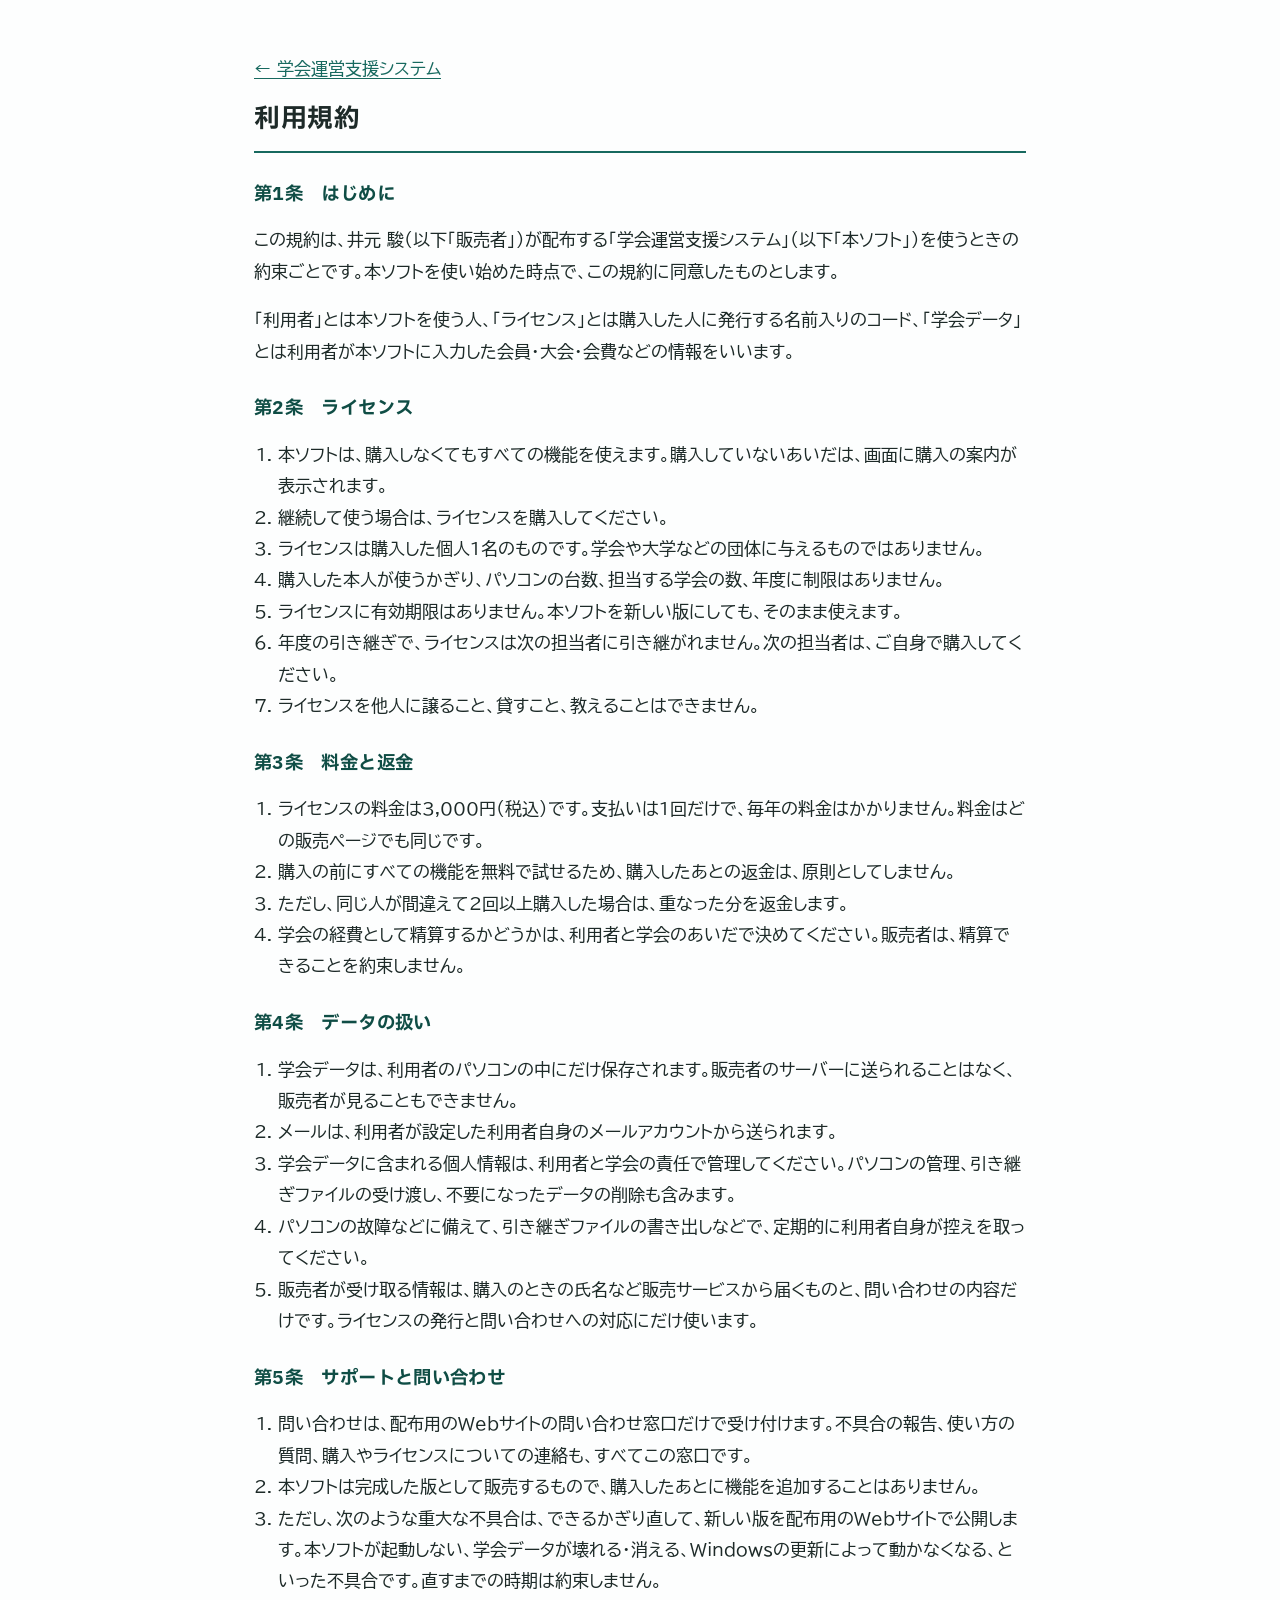
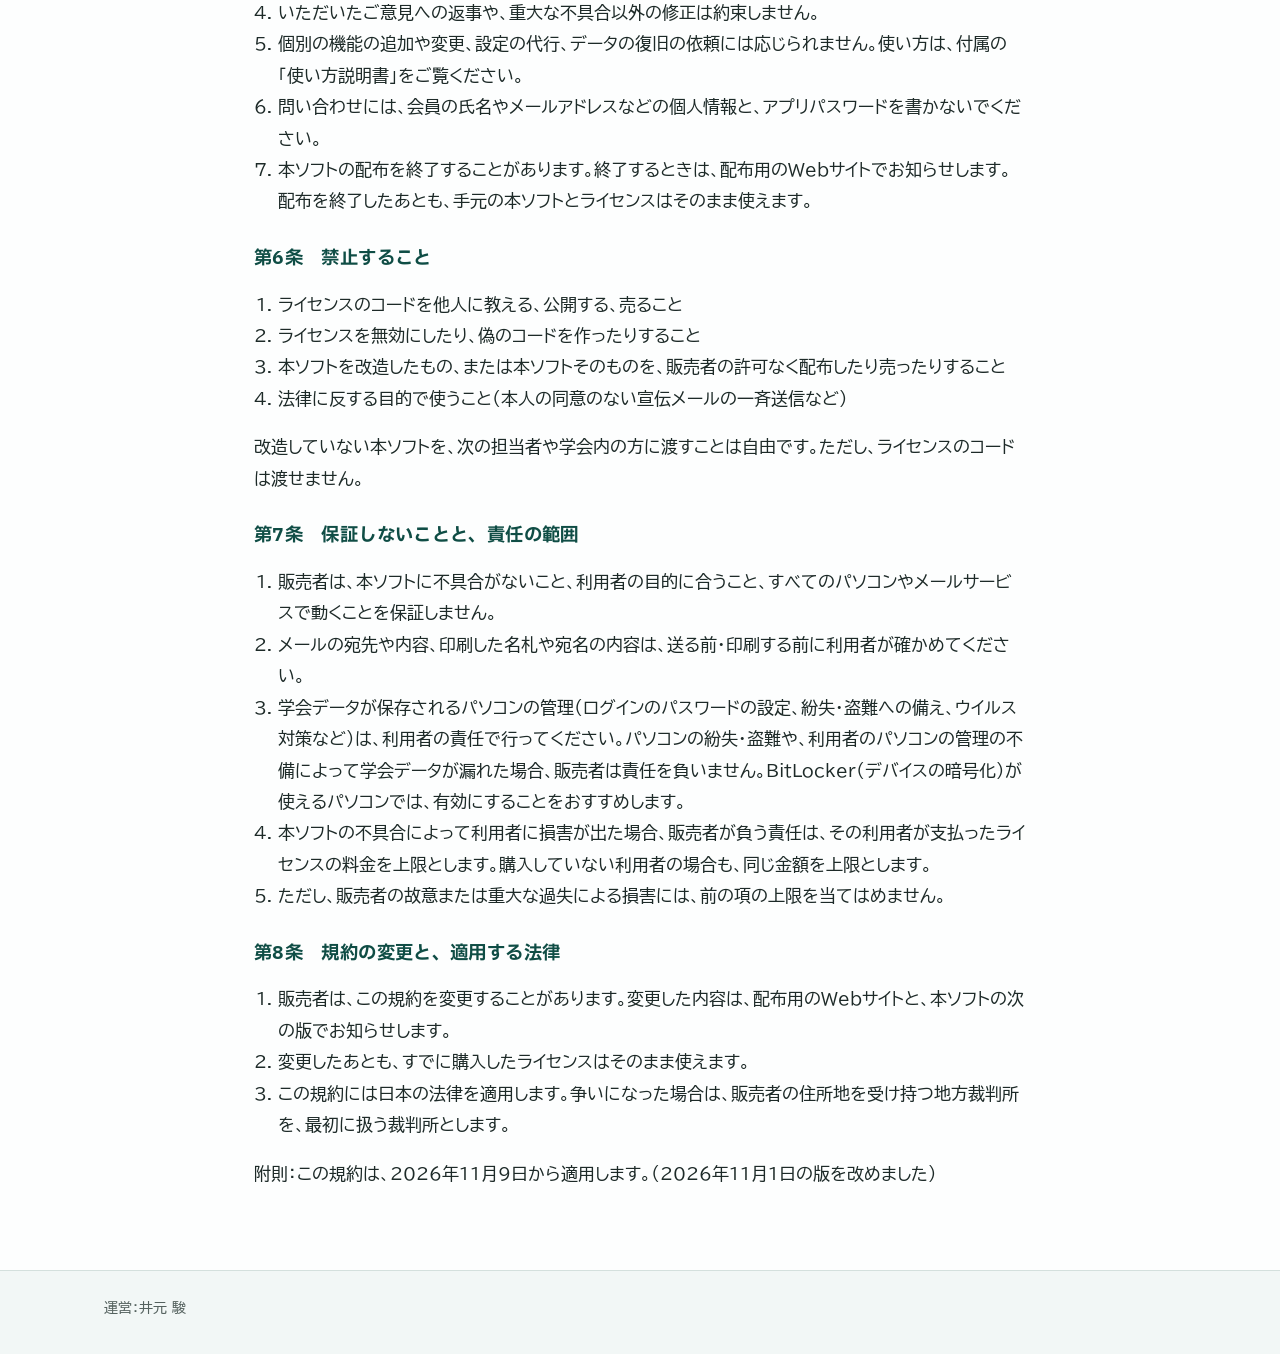
<file: terms.html>
<!doctype html><html lang="ja"><head><meta charset="utf-8"><meta name="viewport" content="width=device-width, initial-scale=1"><title>利用規約｜学会運営支援システム</title><meta name="description" content="学会運営支援システムの利用規約です。"><link rel="preconnect" href="https://fonts.googleapis.com"><link rel="preconnect" href="https://fonts.gstatic.com" crossorigin><link href="https://fonts.googleapis.com/css2?family=BIZ+UDPGothic:wght@400;700&family=IBM+Plex+Sans+JP:wght@500;700&display=swap" rel="stylesheet"><link rel="stylesheet" href="style.css"></head>
<body><main><section class="wrap terms"><p><a href="index.html">← 学会運営支援システム</a></p><h2>利用規約</h2><h3>第1条　はじめに</h3><p>この規約は、井元 駿（以下「販売者」）が配布する「学会運営支援システム」（以下「本ソフト」）を使うときの約束ごとです。本ソフトを使い始めた時点で、この規約に同意したものとします。</p><p>「利用者」とは本ソフトを使う人、「ライセンス」とは購入した人に発行する名前入りのコード、「学会データ」とは利用者が本ソフトに入力した会員・大会・会費などの情報をいいます。</p>
<h3>第2条　ライセンス</h3><ol><li>本ソフトは、購入しなくてもすべての機能を使えます。購入していないあいだは、画面に購入の案内が表示されます。</li><li>継続して使う場合は、ライセンスを購入してください。</li><li>ライセンスは購入した個人1名のものです。学会や大学などの団体に与えるものではありません。</li><li>購入した本人が使うかぎり、パソコンの台数、担当する学会の数、年度に制限はありません。</li><li>ライセンスに有効期限はありません。本ソフトを新しい版にしても、そのまま使えます。</li><li>年度の引き継ぎで、ライセンスは次の担当者に引き継がれません。次の担当者は、ご自身で購入してください。</li><li>ライセンスを他人に譲ること、貸すこと、教えることはできません。</li></ol>
<h3>第3条　料金と返金</h3><ol><li>ライセンスの料金は3,000円（税込）です。支払いは1回だけで、毎年の料金はかかりません。料金はどの販売ページでも同じです。</li><li>購入の前にすべての機能を無料で試せるため、購入したあとの返金は、原則としてしません。</li><li>ただし、同じ人が間違えて2回以上購入した場合は、重なった分を返金します。</li><li>学会の経費として精算するかどうかは、利用者と学会のあいだで決めてください。販売者は、精算できることを約束しません。</li></ol>
<h3>第4条　データの扱い</h3><ol><li>学会データは、利用者のパソコンの中にだけ保存されます。販売者のサーバーに送られることはなく、販売者が見ることもできません。</li><li>メールは、利用者が設定した利用者自身のメールアカウントから送られます。</li><li>学会データに含まれる個人情報は、利用者と学会の責任で管理してください。パソコンの管理、引き継ぎファイルの受け渡し、不要になったデータの削除も含みます。</li><li>パソコンの故障などに備えて、引き継ぎファイルの書き出しなどで、定期的に利用者自身が控えを取ってください。</li><li>販売者が受け取る情報は、購入のときの氏名など販売サービスから届くものと、問い合わせの内容だけです。ライセンスの発行と問い合わせへの対応にだけ使います。</li></ol>
<h3>第5条　サポートと問い合わせ</h3><ol><li>問い合わせは、配布用のWebサイトの問い合わせ窓口だけで受け付けます。不具合の報告、使い方の質問、購入やライセンスについての連絡も、すべてこの窓口です。</li><li>本ソフトは完成した版として販売するもので、購入したあとに機能を追加することはありません。</li><li>ただし、次のような重大な不具合は、できるかぎり直して、新しい版を配布用のWebサイトで公開します。本ソフトが起動しない、学会データが壊れる・消える、Windowsの更新によって動かなくなる、といった不具合です。直すまでの時期は約束しません。</li><li>いただいたご意見への返事や、重大な不具合以外の修正は約束しません。</li><li>個別の機能の追加や変更、設定の代行、データの復旧の依頼には応じられません。使い方は、付属の「使い方説明書」をご覧ください。</li><li>問い合わせには、会員の氏名やメールアドレスなどの個人情報と、アプリパスワードを書かないでください。</li><li>本ソフトの配布を終了することがあります。終了するときは、配布用のWebサイトでお知らせします。配布を終了したあとも、手元の本ソフトとライセンスはそのまま使えます。</li></ol>
<h3>第6条　禁止すること</h3><ol><li>ライセンスのコードを他人に教える、公開する、売ること</li><li>ライセンスを無効にしたり、偽のコードを作ったりすること</li><li>本ソフトを改造したもの、または本ソフトそのものを、販売者の許可なく配布したり売ったりすること</li><li>法律に反する目的で使うこと（本人の同意のない宣伝メールの一斉送信など）</li></ol><p>改造していない本ソフトを、次の担当者や学会内の方に渡すことは自由です。ただし、ライセンスのコードは渡せません。</p>
<h3>第7条　保証しないことと、責任の範囲</h3><ol><li>販売者は、本ソフトに不具合がないこと、利用者の目的に合うこと、すべてのパソコンやメールサービスで動くことを保証しません。</li><li>メールの宛先や内容、印刷した名札や宛名の内容は、送る前・印刷する前に利用者が確かめてください。</li><li>学会データが保存されるパソコンの管理（ログインのパスワードの設定、紛失・盗難への備え、ウイルス対策など）は、利用者の責任で行ってください。パソコンの紛失・盗難や、利用者のパソコンの管理の不備によって学会データが漏れた場合、販売者は責任を負いません。BitLocker（デバイスの暗号化）が使えるパソコンでは、有効にすることをおすすめします。</li><li>本ソフトの不具合によって利用者に損害が出た場合、販売者が負う責任は、その利用者が支払ったライセンスの料金を上限とします。購入していない利用者の場合も、同じ金額を上限とします。</li><li>ただし、販売者の故意または重大な過失による損害には、前の項の上限を当てはめません。</li></ol>
<h3>第8条　規約の変更と、適用する法律</h3><ol><li>販売者は、この規約を変更することがあります。変更した内容は、配布用のWebサイトと、本ソフトの次の版でお知らせします。</li><li>変更したあとも、すでに購入したライセンスはそのまま使えます。</li><li>この規約には日本の法律を適用します。争いになった場合は、販売者の住所地を受け持つ地方裁判所を、最初に扱う裁判所とします。</li></ol><p>附則：この規約は、2026年11月9日から適用します。（2026年11月1日の版を改めました）</p></section></main>
<footer><div class="wrap"><p>運営：井元 駿</p></div></footer></body></html>
</file>
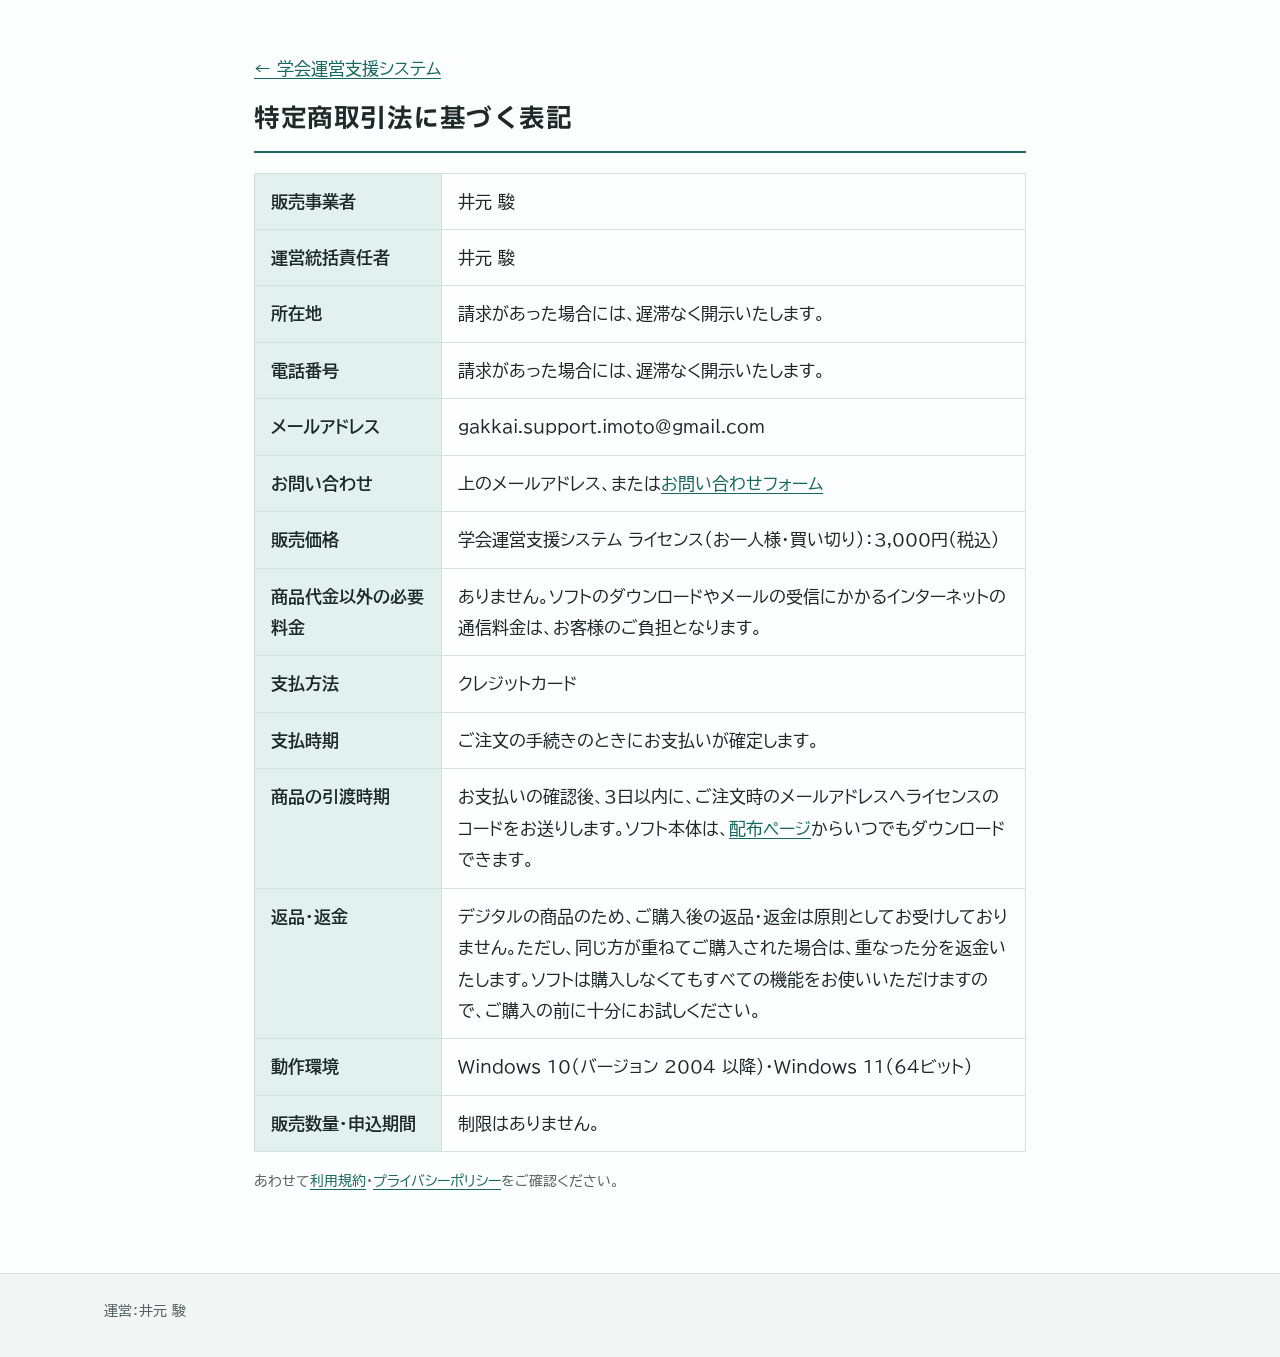
<file: tokushoho.html>
<!doctype html>
<html lang="ja">
  <head>
    <meta charset="utf-8" />
    <meta name="viewport" content="width=device-width, initial-scale=1" />
    <title>特定商取引法に基づく表記｜学会運営支援システム</title>
    <meta name="description" content="学会運営支援システムのライセンス販売についての、特定商取引法に基づく表記です。" />
    <link rel="preconnect" href="https://fonts.googleapis.com" />
    <link rel="preconnect" href="https://fonts.gstatic.com" crossorigin />
    <link
      href="https://fonts.googleapis.com/css2?family=BIZ+UDPGothic:wght@400;700&family=IBM+Plex+Sans+JP:wght@500;700&display=swap"
      rel="stylesheet"
    />
    <link rel="stylesheet" href="style.css" />
  </head>
  <body>
    <main>
      <section class="wrap terms">
        <p><a href="index.html">← 学会運営支援システム</a></p>
        <h2>特定商取引法に基づく表記</h2>
        <table class="spec">
          <tr>
            <th>販売事業者</th>
            <td>井元 駿</td>
          </tr>
          <tr>
            <th>運営統括責任者</th>
            <td>井元 駿</td>
          </tr>
          <tr>
            <th>所在地</th>
            <td>請求があった場合には、遅滞なく開示いたします。</td>
          </tr>
          <tr>
            <th>電話番号</th>
            <td>請求があった場合には、遅滞なく開示いたします。</td>
          </tr>
          <tr>
            <th>メールアドレス</th>
            <td>gakkai.support.imoto@gmail.com</td>
          </tr>
          <tr>
            <th>お問い合わせ</th>
            <td>上のメールアドレス、または<a href="https://forms.gle/VbX8t63M8UimmP8W7">お問い合わせフォーム</a></td>
          </tr>
          <tr>
            <th>販売価格</th>
            <td>学会運営支援システム ライセンス（お一人様・買い切り）：3,000円（税込）</td>
          </tr>
          <tr>
            <th>商品代金以外の必要料金</th>
            <td>
              ありません。ソフトのダウンロードやメールの受信にかかるインターネットの通信料金は、お客様のご負担となります。
            </td>
          </tr>
          <tr>
            <th>支払方法</th>
            <td>クレジットカード</td>
          </tr>
          <tr>
            <th>支払時期</th>
            <td>ご注文の手続きのときにお支払いが確定します。</td>
          </tr>
          <tr>
            <th>商品の引渡時期</th>
            <td>
              お支払いの確認後、3日以内に、ご注文時のメールアドレスへライセンスのコードをお送りします。ソフト本体は、<a
                href="index.html"
                >配布ページ</a
              >からいつでもダウンロードできます。
            </td>
          </tr>
          <tr>
            <th>返品・返金</th>
            <td>
              デジタルの商品のため、ご購入後の返品・返金は原則としてお受けしておりません。ただし、同じ方が重ねてご購入された場合は、重なった分を返金いたします。ソフトは購入しなくてもすべての機能をお使いいただけますので、ご購入の前に十分にお試しください。
            </td>
          </tr>
          <tr>
            <th>動作環境</th>
            <td>Windows 10（バージョン 2004 以降）・Windows 11（64ビット）</td>
          </tr>
          <tr>
            <th>販売数量・申込期間</th>
            <td>制限はありません。</td>
          </tr>
        </table>
        <p class="small muted">
          あわせて<a href="terms.html">利用規約</a>・<a href="privacy.html">プライバシーポリシー</a
          >をご確認ください。
        </p>
      </section>
    </main>
    <footer>
      <div class="wrap"><p>運営：井元 駿</p></div>
    </footer>
  </body>
</html>
</file>
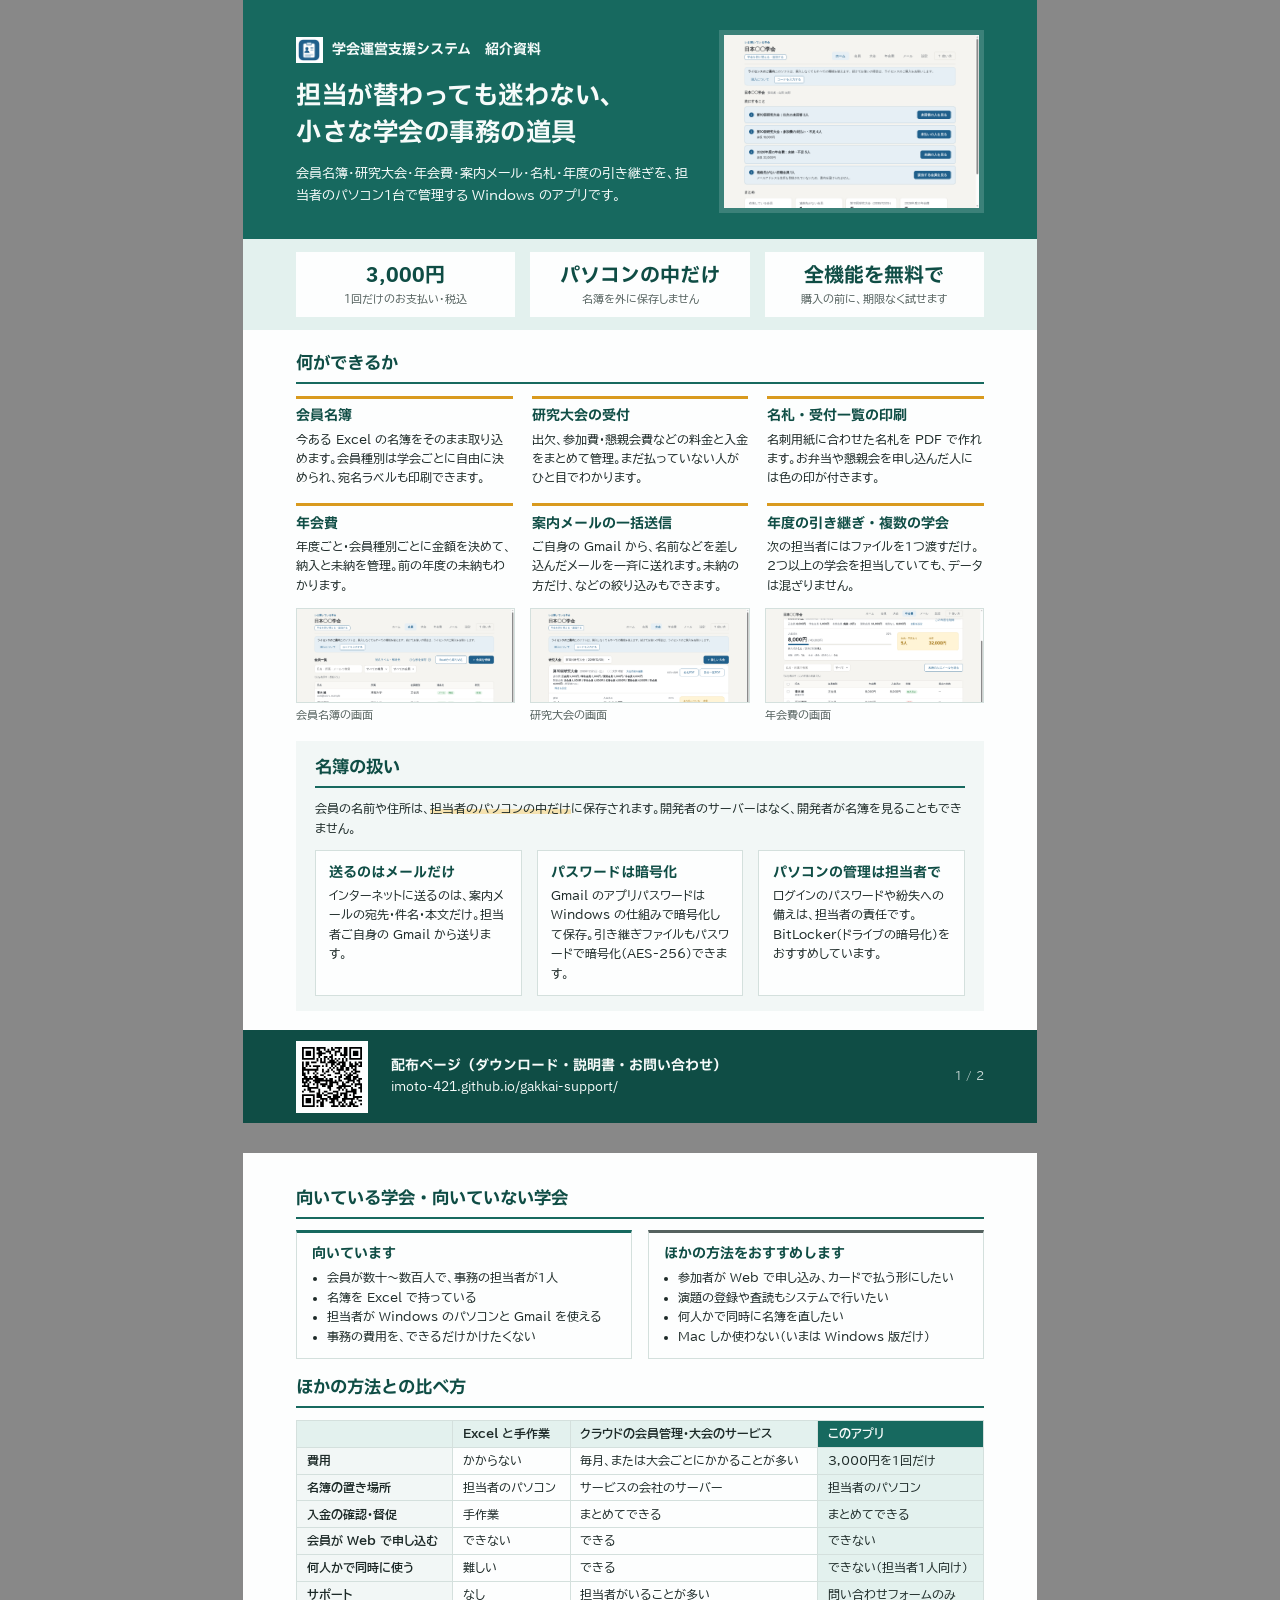
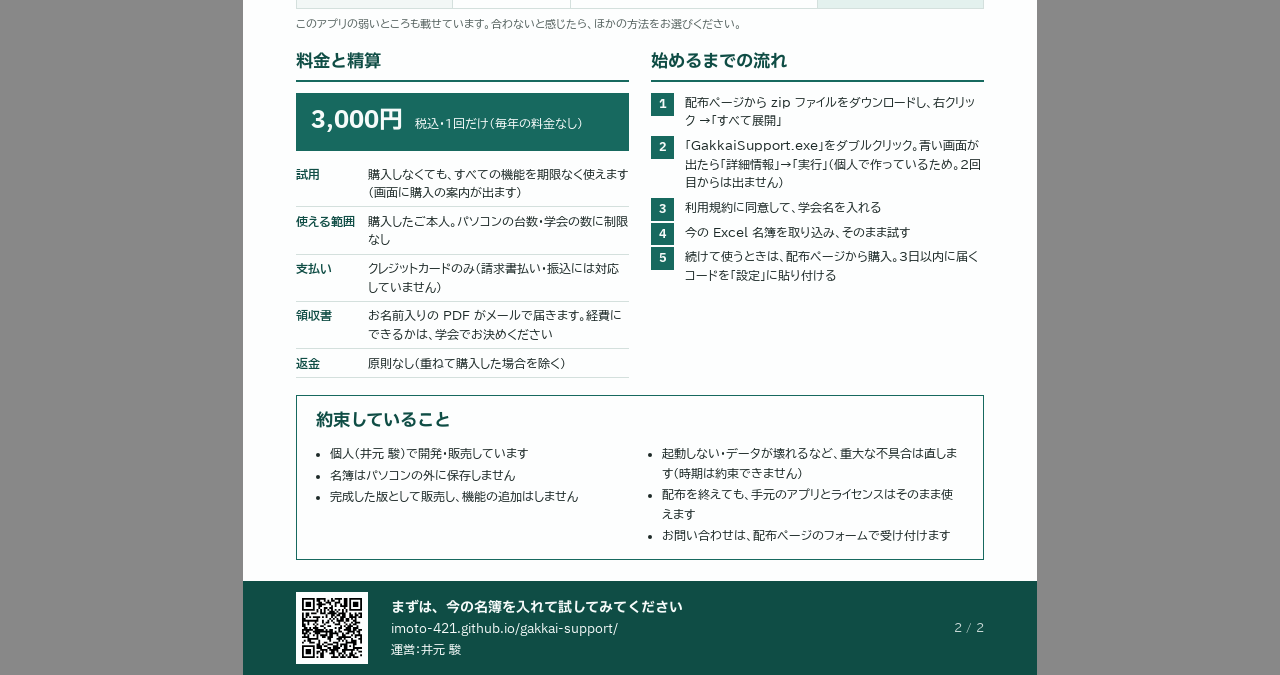
<file: print/intro.html>
<!doctype html>
<html lang="ja">
  <head>
    <meta charset="utf-8" />
    <title>学会運営支援システム 紹介資料</title>
    <!-- 紹介資料（A4 2枚）の元。PDF にするには README の「紹介資料を作り直すとき」を見てください -->
    <link
      href="https://fonts.googleapis.com/css2?family=BIZ+UDPGothic:wght@400;700&family=IBM+Plex+Sans+JP:wght@500;700&display=swap"
      rel="stylesheet"
    />
    <style>
      /* 色は配布ページ（style.css）と同じ */
      :root {
        --paper: #fdfefe;
        --tint: #f2f7f6;
        --ink: #1d2a28;
        --muted: #55625f;
        --rule: #d4e0dd;
        --main: #17695f;
        --deep: #0f4d45;
        --wash: #e3f1ee;
        --cta: #d99a1e;
        --mark: #f5e2b0;
        --on-main: #f6fbfa;
        --display: "IBM Plex Sans JP", "BIZ UDPGothic", "Yu Gothic UI", sans-serif;
        --gothic: "BIZ UDPGothic", "Yu Gothic UI", "Meiryo", sans-serif;
      }
      @page {
        size: A4;
        margin: 0;
      }
      * {
        box-sizing: border-box;
      }
      html,
      body {
        margin: 0;
        background: #888;
        -webkit-print-color-adjust: exact;
        print-color-adjust: exact;
      }
      body {
        color: var(--ink);
        font-family: var(--gothic);
        font-size: 9.2pt;
        line-height: 1.62;
      }
      @media print {
        body {
          background: none;
        }
      }
      .page {
        width: 210mm;
        height: 297mm;
        margin: 0 auto 8mm;
        background: var(--paper);
        position: relative;
        overflow: hidden;
        display: flex;
        flex-direction: column;
        page-break-after: always;
        break-after: page;
      }
      .page:last-child {
        page-break-after: auto;
        break-after: auto;
        margin-bottom: 0;
      }
      @media print {
        .page {
          margin: 0;
        }
      }
      h1,
      h2,
      h3,
      .fig,
      .brand,
      .price b {
        font-family: var(--display);
      }
      h2 {
        font-size: 13pt;
        font-weight: 700;
        color: var(--deep);
        margin: 0 0 3mm;
        padding-bottom: 1.5mm;
        border-bottom: 0.6mm solid var(--main);
        line-height: 1.4;
      }
      h3 {
        font-size: 10.5pt;
        color: var(--deep);
        margin: 0 0 1mm;
        line-height: 1.4;
      }
      p {
        margin: 0;
      }
      ul {
        margin: 0;
        padding-left: 1.2em;
      }
      .key {
        background: linear-gradient(transparent 62%, var(--mark) 62%);
      }
      .body {
        padding: 6mm 14mm 5mm;
        flex: 1;
        display: flex;
        flex-direction: column;
        gap: 4.5mm;
      }

      /* 1枚目の上の帯 */
      .head {
        background: var(--main);
        color: var(--on-main);
        padding: 8mm 14mm 7mm;
        display: grid;
        grid-template-columns: 1fr 70mm;
        gap: 8mm;
        align-items: center;
      }
      .brand {
        display: flex;
        align-items: center;
        gap: 2.5mm;
        font-size: 10.5pt;
        font-weight: 700;
        margin-bottom: 4mm;
      }
      .brand img {
        width: 7mm;
        height: 7mm;
        background: var(--paper);
        padding: 0.6mm;
      }
      .head h1 {
        font-size: 19pt;
        line-height: 1.45;
        margin: 0 0 3mm;
        letter-spacing: 0.02em;
      }
      .head .sub {
        font-size: 10pt;
      }
      .head img.shot {
        width: 100%;
        border: 1.5mm solid rgba(246, 251, 250, 0.16);
      }
      .facts {
        background: var(--wash);
        padding: 3.5mm 14mm;
        display: grid;
        grid-template-columns: repeat(3, 1fr);
        gap: 4mm;
      }
      .facts p {
        background: var(--paper);
        text-align: center;
        padding: 2.5mm 2mm;
        line-height: 1.4;
      }
      .facts .fig {
        display: block;
        font-size: 15pt;
        font-weight: 700;
        color: var(--deep);
      }
      .facts span {
        font-size: 8.5pt;
        color: var(--muted);
      }

      /* できること */
      .features {
        display: grid;
        grid-template-columns: repeat(3, 1fr);
        gap: 4mm 5mm;
      }
      .features > div {
        border-top: 0.8mm solid var(--cta);
        padding-top: 2mm;
      }
      .features p {
        font-size: 9pt;
      }
      .shots {
        display: grid;
        grid-template-columns: repeat(3, 1fr);
        gap: 4mm;
        margin-top: 3.5mm;
      }
      .shots figure {
        margin: 0;
      }
      .shots img {
        width: 100%;
        border: 0.3mm solid var(--rule);
        display: block;
        height: 25mm;
        object-fit: cover;
        object-position: top left;
      }
      .shots figcaption {
        font-size: 8pt;
        color: var(--muted);
        margin-top: 1mm;
      }

      /* 名簿の扱い */
      .safe {
        background: var(--tint);
        padding: 4mm 5mm;
      }
      .safe .lead {
        margin-bottom: 3mm;
      }
      .cols3 {
        display: grid;
        grid-template-columns: repeat(3, 1fr);
        gap: 4mm;
      }
      .cols3 > div {
        background: var(--paper);
        border: 0.3mm solid var(--rule);
        padding: 3mm 3.5mm;
        font-size: 9pt;
      }

      /* 向き・不向き */
      .fit {
        display: grid;
        grid-template-columns: 1fr 1fr;
        gap: 4mm;
      }
      .fit > div {
        border: 0.3mm solid var(--rule);
        padding: 3mm 4mm;
      }
      .fit .yes {
        border-top: 1mm solid var(--main);
      }
      .fit .no {
        border-top: 1mm solid var(--muted);
      }

      /* 比べ方 */
      table {
        width: 100%;
        border-collapse: collapse;
        font-size: 8.8pt;
        line-height: 1.5;
      }
      th,
      td {
        border: 0.3mm solid var(--rule);
        padding: 1.1mm 2.5mm;
        text-align: left;
        vertical-align: top;
      }
      thead th {
        background: var(--wash);
        font-weight: 700;
      }
      tbody th {
        background: var(--tint);
        white-space: nowrap;
      }
      .me {
        background: var(--wash);
      }
      thead .me {
        background: var(--main);
        color: var(--on-main);
      }
      .note {
        font-size: 8.3pt;
        color: var(--muted);
        margin-top: 1.5mm;
      }

      /* 料金・始め方 */
      .two {
        display: grid;
        grid-template-columns: 1fr 1fr;
        gap: 6mm;
      }
      .price {
        background: var(--main);
        color: var(--on-main);
        padding: 2.5mm 4mm;
        margin-bottom: 2.5mm;
        display: flex;
        align-items: baseline;
        gap: 3mm;
      }
      .price b {
        font-size: 18pt;
      }
      dl {
        margin: 0;
        display: grid;
        grid-template-columns: 19mm 1fr;
        font-size: 9pt;
        line-height: 1.55;
      }
      dt {
        font-weight: 700;
        color: var(--deep);
        padding: 1.2mm 0;
        border-bottom: 0.3mm solid var(--rule);
      }
      dd {
        margin: 0;
        padding: 1.2mm 0;
        border-bottom: 0.3mm solid var(--rule);
      }
      ol.steps {
        list-style: none;
        counter-reset: s;
        margin: 0;
        padding: 0;
        font-size: 9pt;
      }
      ol.steps li {
        counter-increment: s;
        position: relative;
        padding: 0 0 1.6mm 9mm;
        line-height: 1.55;
      }
      ol.steps li::before {
        content: counter(s);
        position: absolute;
        left: 0;
        top: 0;
        width: 6mm;
        height: 6mm;
        background: var(--main);
        color: var(--on-main);
        font-family: var(--display);
        font-weight: 700;
        display: grid;
        place-items: center;
        font-size: 9pt;
      }

      /* 約束していること */
      .promise {
        border: 0.5mm solid var(--main);
        padding: 3.5mm 5mm;
      }
      .promise ul {
        columns: 2;
        column-gap: 8mm;
        font-size: 9pt;
      }
      .promise li {
        break-inside: avoid;
        margin-bottom: 0.5mm;
      }

      /* 下の帯 */
      .foot {
        margin-top: auto;
        background: var(--deep);
        color: var(--on-main);
        padding: 3mm 14mm;
        display: flex;
        align-items: center;
        gap: 6mm;
        font-size: 8.8pt;
        line-height: 1.6;
      }
      .foot .qr {
        background: var(--paper);
        padding: 1.5mm;
        width: 19mm;
        height: 19mm;
        flex: none;
      }
      .foot .qr img {
        width: 100%;
        height: 100%;
        display: block;
      }
      .foot b {
        font-family: var(--display);
        font-size: 10.5pt;
      }
      .foot .url {
        font-family: var(--display);
        font-size: 10pt;
      }
      .foot .right {
        margin-left: auto;
        text-align: right;
      }
      .pg {
        font-size: 8pt;
        opacity: 0.8;
      }
    </style>
  </head>
  <body>
    <!-- 1枚目 -->
    <section class="page">
      <header class="head">
        <div>
          <p class="brand"><img src="../img/icon.png" alt="" />学会運営支援システム　紹介資料</p>
          <h1>担当が替わっても迷わない、<br />小さな学会の事務の道具</h1>
          <p class="sub">
            会員名簿・研究大会・年会費・案内メール・名札・年度の引き継ぎを、担当者のパソコン1台で管理する
            Windows のアプリです。
          </p>
        </div>
        <img class="shot" src="../img/m02-home.png" alt="" />
      </header>
      <div class="facts">
        <p><span class="fig">3,000円</span><span>1回だけのお支払い・税込</span></p>
        <p><span class="fig">パソコンの中だけ</span><span>名簿を外に保存しません</span></p>
        <p><span class="fig">全機能を無料で</span><span>購入の前に、期限なく試せます</span></p>
      </div>

      <div class="body">
        <section>
          <h2>何ができるか</h2>
          <div class="features">
            <div>
              <h3>会員名簿</h3>
              <p>今ある Excel の名簿をそのまま取り込めます。会員種別は学会ごとに自由に決められ、宛名ラベルも印刷できます。</p>
            </div>
            <div>
              <h3>研究大会の受付</h3>
              <p>出欠、参加費・懇親会費などの料金と入金をまとめて管理。まだ払っていない人がひと目でわかります。</p>
            </div>
            <div>
              <h3>名札・受付一覧の印刷</h3>
              <p>名刺用紙に合わせた名札を PDF で作れます。お弁当や懇親会を申し込んだ人には色の印が付きます。</p>
            </div>
            <div>
              <h3>年会費</h3>
              <p>年度ごと・会員種別ごとに金額を決めて、納入と未納を管理。前の年度の未納もわかります。</p>
            </div>
            <div>
              <h3>案内メールの一括送信</h3>
              <p>ご自身の Gmail から、名前などを差し込んだメールを一斉に送れます。未納の方だけ、などの絞り込みもできます。</p>
            </div>
            <div>
              <h3>年度の引き継ぎ・複数の学会</h3>
              <p>次の担当者にはファイルを1つ渡すだけ。2つ以上の学会を担当していても、データは混ざりません。</p>
            </div>
          </div>
          <div class="shots">
            <figure>
              <img src="../img/m03-members.png" alt="" />
              <figcaption>会員名簿の画面</figcaption>
            </figure>
            <figure>
              <img src="../img/m06-event.png" alt="" />
              <figcaption>研究大会の画面</figcaption>
            </figure>
            <figure>
              <img src="../img/m09-dues.png" alt="" />
              <figcaption>年会費の画面</figcaption>
            </figure>
          </div>
        </section>

        <section class="safe">
          <h2>名簿の扱い</h2>
          <p class="lead">
            会員の名前や住所は、<span class="key">担当者のパソコンの中だけ</span>に保存されます。開発者のサーバーはなく、開発者が名簿を見ることもできません。
          </p>
          <div class="cols3">
            <div>
              <h3>送るのはメールだけ</h3>
              <p>インターネットに送るのは、案内メールの宛先・件名・本文だけ。担当者ご自身の Gmail から送ります。</p>
            </div>
            <div>
              <h3>パスワードは暗号化</h3>
              <p>Gmail のアプリパスワードは Windows の仕組みで暗号化して保存。引き継ぎファイルもパスワードで暗号化（AES-256）できます。</p>
            </div>
            <div>
              <h3>パソコンの管理は担当者で</h3>
              <p>ログインのパスワードや紛失への備えは、担当者の責任です。BitLocker（ドライブの暗号化）をおすすめしています。</p>
            </div>
          </div>
        </section>
      </div>

      <footer class="foot">
        <div class="qr"><img src="qr-site.svg" alt="" /></div>
        <div>
          <b>配布ページ（ダウンロード・説明書・お問い合わせ）</b><br />
          <span class="url">imoto-421.github.io/gakkai-support/</span>
        </div>
        <p class="right pg">1 / 2</p>
      </footer>
    </section>

    <!-- 2枚目 -->
    <section class="page">
      <div class="body" style="padding-top: 9mm">
        <section>
          <h2>向いている学会・向いていない学会</h2>
          <div class="fit">
            <div class="yes">
              <h3>向いています</h3>
              <ul>
                <li>会員が数十〜数百人で、事務の担当者が1人</li>
                <li>名簿を Excel で持っている</li>
                <li>担当者が Windows のパソコンと Gmail を使える</li>
                <li>事務の費用を、できるだけかけたくない</li>
              </ul>
            </div>
            <div class="no">
              <h3>ほかの方法をおすすめします</h3>
              <ul>
                <li>参加者が Web で申し込み、カードで払う形にしたい</li>
                <li>演題の登録や査読もシステムで行いたい</li>
                <li>何人かで同時に名簿を直したい</li>
                <li>Mac しか使わない（いまは Windows 版だけ）</li>
              </ul>
            </div>
          </div>
        </section>

        <section>
          <h2>ほかの方法との比べ方</h2>
          <table>
            <thead>
              <tr>
                <th></th>
                <th>Excel と手作業</th>
                <th>クラウドの会員管理・大会のサービス</th>
                <th class="me">このアプリ</th>
              </tr>
            </thead>
            <tbody>
              <tr>
                <th>費用</th>
                <td>かからない</td>
                <td>毎月、または大会ごとにかかることが多い</td>
                <td class="me">3,000円を1回だけ</td>
              </tr>
              <tr>
                <th>名簿の置き場所</th>
                <td>担当者のパソコン</td>
                <td>サービスの会社のサーバー</td>
                <td class="me">担当者のパソコン</td>
              </tr>
              <tr>
                <th>入金の確認・督促</th>
                <td>手作業</td>
                <td>まとめてできる</td>
                <td class="me">まとめてできる</td>
              </tr>
              <tr>
                <th>会員が Web で申し込む</th>
                <td>できない</td>
                <td>できる</td>
                <td class="me">できない</td>
              </tr>
              <tr>
                <th>何人かで同時に使う</th>
                <td>難しい</td>
                <td>できる</td>
                <td class="me">できない（担当者1人向け）</td>
              </tr>
              <tr>
                <th>サポート</th>
                <td>なし</td>
                <td>担当者がいることが多い</td>
                <td class="me">問い合わせフォームのみ</td>
              </tr>
            </tbody>
          </table>
          <p class="note">このアプリの弱いところも載せています。合わないと感じたら、ほかの方法をお選びください。</p>
        </section>

        <div class="two">
          <section>
            <h2>料金と精算</h2>
            <p class="price"><b>3,000円</b>税込・1回だけ（毎年の料金なし）</p>
            <dl>
              <dt>試用</dt>
              <dd>購入しなくても、すべての機能を期限なく使えます（画面に購入の案内が出ます）</dd>
              <dt>使える範囲</dt>
              <dd>購入したご本人。パソコンの台数・学会の数に制限なし</dd>
              <dt>支払い</dt>
              <dd>クレジットカードのみ（請求書払い・振込には対応していません）</dd>
              <dt>領収書</dt>
              <dd>お名前入りの PDF がメールで届きます。経費にできるかは、学会でお決めください</dd>
              <dt>返金</dt>
              <dd>原則なし（重ねて購入した場合を除く）</dd>
            </dl>
          </section>
          <section>
            <h2>始めるまでの流れ</h2>
            <ol class="steps">
              <li>配布ページから zip ファイルをダウンロードし、右クリック →「すべて展開」</li>
              <li>
                「GakkaiSupport.exe」をダブルクリック。青い画面が出たら「詳細情報」→「実行」（個人で作っているため。2回目からは出ません）
              </li>
              <li>利用規約に同意して、学会名を入れる</li>
              <li>今の Excel 名簿を取り込み、そのまま試す</li>
              <li>続けて使うときは、配布ページから購入。3日以内に届くコードを「設定」に貼り付ける</li>
            </ol>
          </section>
        </div>

        <section class="promise">
          <h2 style="border: 0; padding: 0">約束していること</h2>
          <ul>
            <li>個人（井元 駿）で開発・販売しています</li>
            <li>名簿はパソコンの外に保存しません</li>
            <li>完成した版として販売し、機能の追加はしません</li>
            <li>起動しない・データが壊れるなど、重大な不具合は直します（時期は約束できません）</li>
            <li>配布を終えても、手元のアプリとライセンスはそのまま使えます</li>
            <li>お問い合わせは、配布ページのフォームで受け付けます</li>
          </ul>
        </section>
      </div>

      <footer class="foot">
        <div class="qr"><img src="qr-site.svg" alt="" /></div>
        <div>
          <b>まずは、今の名簿を入れて試してみてください</b><br />
          <span class="url">imoto-421.github.io/gakkai-support/</span><br />
          運営：井元 駿
        </div>
        <p class="right pg">2 / 2</p>
      </footer>
    </section>
  </body>
</html>
</file>
<file: style.css>
/* Hallmark · custom · 配布ページ（学会運営支援システム）· job: download, then buy · signature: スクロールで順に現れる構成と、比べ方の表 · fonts: IBM Plex Sans JP (headings, figures) / BIZ UDPGothic (body)
   critique: 業務ソフトらしい四角い形と青緑の面。押すところだけ山吹色にする。年配の読み手のため文字は大きめ */
/* Hallmark · dismissed 3 · cols3 holds three short safety facts in bordered panels; each 128px line icon sits faint behind the prose as a watermark at the reviewer aieuo request, and widths stay equal because the facts are peers */
:root {
  --paper: #fdfefe;
  --tint: #f2f7f6;
  --ink: #1d2a28;
  --muted: #55625f;
  --rule: #d4e0dd;
  --main: #17695f; /* 青緑 */
  --deep: #0f4d45;
  --wash: #e3f1ee;
  --cta: #d99a1e; /* 山吹：押すところだけ */
  --cta-deep: #c4870f;
  --cta-ink: #1d1a12;
  --mark: #f5e2b0; /* 強めたい言葉の下線 */
  --on-main: #f6fbfa;
  --frame: rgba(246, 251, 250, 0.16);
  --shadow: rgba(15, 77, 69, 0.28);
  --display: "IBM Plex Sans JP", "BIZ UDPGothic", "Yu Gothic UI", "Hiragino Sans", sans-serif;
  --gothic: "BIZ UDPGothic", "Yu Gothic UI", "Hiragino Sans", "Meiryo", sans-serif;
}
* {
  box-sizing: border-box;
}
html {
  scroll-behavior: smooth;
  scroll-padding-top: 88px;
  overflow-x: clip;
}
@media (prefers-reduced-motion: reduce) {
  html {
    scroll-behavior: auto;
  }
}
body {
  margin: 0;
  overflow-x: clip;
  background: var(--paper);
  color: var(--ink);
  font-family: var(--gothic);
  font-size: 17px;
  line-height: 1.85;
}
img {
  max-width: 100%;
  display: block;
}
a {
  color: var(--main);
  text-underline-offset: 3px;
}
a:hover {
  color: var(--deep);
}
:focus-visible {
  outline: 3px solid var(--cta);
  outline-offset: 3px;
}
h1,
h2,
h3,
.logo,
.facts b,
.plan-price,
.steps li::before,
.closing-title,
.pains b {
  font-family: var(--display);
}
h1,
h2,
h3 {
  font-weight: 700;
  letter-spacing: 0.02em;
  line-height: 1.45;
  text-wrap: balance;
  overflow-wrap: break-word;
  min-width: 0;
}
.wrap {
  max-width: 1120px;
  margin: 0 auto;
  padding: 0 24px;
}
.small {
  font-size: 0.9rem;
}
.muted {
  color: var(--muted);
}
.note {
  color: var(--muted);
  font-size: 0.9rem;
}

/* スクロールで順に現れる（スクリプトが動くときだけ隠す） */
.js .reveal {
  opacity: 0;
  transform: translateY(28px);
  transition:
    opacity 0.6s ease-out,
    transform 0.6s ease-out;
}
.js .reveal.in {
  opacity: 1;
  transform: none;
}

/* ボタン */
.btns {
  display: flex;
  flex-wrap: wrap;
  gap: 12px;
  margin: 0 0 16px;
}
.btns.center {
  justify-content: center;
}
.btn,
.nav nav a.nav-cta {
  font-family: var(--display);
  letter-spacing: 0.02em;
}
.btn.cta,
.nav nav a.nav-cta {
  display: inline-flex;
  align-items: center;
  justify-content: center;
  gap: 8px;
  box-shadow: inset 0 -3px 0 var(--cta-deep);
}
.ic-btn {
  width: 1.25em;
  height: 1.25em;
  fill: none;
  stroke: currentColor;
  stroke-width: 2.2;
  stroke-linecap: round;
  stroke-linejoin: round;
}
.btn {
  display: inline-block;
  padding: 16px 24px;
  font-size: 1.05rem;
  font-weight: 700;
  line-height: 1.4;
  text-decoration: none;
  border: 2px solid transparent;
  white-space: nowrap;
  transition:
    background-color 0.15s ease-out,
    color 0.15s ease-out;
}
.btn.cta {
  background: var(--cta);
  color: var(--cta-ink);
}
.btn.cta:hover {
  background: var(--cta-deep);
  color: var(--cta-ink);
}
.btn.light {
  background: transparent;
  color: var(--on-main);
  border-color: var(--on-main);
}
.btn.light:hover {
  background: var(--deep);
  color: var(--on-main);
}
.btn:active {
  transform: translateY(1px);
}

/* 一番上の帯とメニュー */
.topbar {
  margin: 0;
  background: var(--deep);
  color: var(--on-main);
  font-size: 0.85rem;
  text-align: center;
  padding: 8px 16px;
}
.nav {
  position: sticky;
  top: 0;
  z-index: 10;
  background: var(--paper);
  border-bottom: 1px solid var(--rule);
}
.nav-in {
  display: flex;
  align-items: center;
  justify-content: space-between;
  gap: 16px;
  min-height: 68px;
}
.logo {
  display: flex;
  align-items: center;
  gap: 12px;
  font-weight: 700;
  font-size: 1.1rem;
  color: var(--deep);
  text-decoration: none;
  margin: 0;
}
.logo img {
  width: 32px;
  height: 32px;
}
.nav nav {
  display: flex;
  align-items: center;
  gap: 4px;
  font-size: 0.95rem;
}
.nav nav a {
  color: var(--ink);
  text-decoration: none;
  padding: 8px 12px;
  white-space: nowrap;
}
.nav nav a:hover {
  background: var(--wash);
  color: var(--deep);
}
.nav nav a.nav-cta {
  background: var(--cta);
  color: var(--cta-ink);
  font-weight: 700;
  margin-left: 8px;
  padding: 8px 20px;
}
.nav nav a.nav-cta:hover {
  background: var(--cta-deep);
}

/* はじめの面 */
.hero {
  background: var(--main);
  color: var(--on-main);
}
.hero-in {
  display: grid;
  grid-template-columns: minmax(0, 5fr) minmax(0, 6fr);
  gap: 40px;
  align-items: center;
  padding-top: 56px;
  padding-bottom: 56px;
}
.hero-sub {
  margin: 0 0 12px;
}
.hero h1 {
  font-size: clamp(1.5rem, 2.45vw, 2rem);
  margin: 0 0 28px;
  text-wrap: wrap;
}
.nb {
  display: inline-block;
}
.hero-meta {
  margin: 0;
  font-size: 0.85rem;
  opacity: 0.9;
}
.hero-shot {
  border: 6px solid var(--frame);
  box-shadow: 0 24px 40px -24px var(--shadow);
}

/* 大事なことを3つ */
.facts {
  background: var(--wash);
  padding: 24px 0;
}
.facts-in {
  display: grid;
  grid-template-columns: repeat(3, minmax(0, 1fr));
  gap: 24px;
}
.facts p {
  margin: 0;
  background: var(--paper);
  text-align: center;
  padding: 16px 12px;
}
.facts b {
  display: block;
  font-size: 1.7rem;
  color: var(--deep);
  line-height: 1.4;
}
.facts span {
  font-size: 0.88rem;
  color: var(--muted);
}

/* 節 */
.sec {
  padding: 88px 0;
}
.sec.tint {
  background: var(--tint);
}
.sec h2 {
  text-align: center;
  font-size: clamp(1.5rem, 3vw, 2rem);
  font-weight: 500;
  margin: 0 0 44px;
}
.sec h3 {
  font-size: 1.2rem;
  margin: 0 0 8px;
  color: var(--deep);
}
/* 見出しの中で強めたい言葉：色を変え、太い下線を引く */
.key {
  color: var(--main);
  font-weight: 700;
  font-size: 1.12em;
  background: linear-gradient(transparent 70%, var(--mark) 70%);
  padding: 0 2px;
}
.lead {
  max-width: 44em;
  margin: -16px auto 40px;
  text-align: center;
}

/* 困りごと */
.pains {
  list-style: none;
  margin: 0;
  padding: 0;
  display: grid;
  grid-template-columns: repeat(2, minmax(0, 1fr));
  gap: 20px;
}
.pains li {
  border: 1px solid var(--rule);
  border-top: 4px solid var(--main);
  padding: 20px 24px;
}
.pains b {
  display: block;
  font-size: 1.1rem;
  color: var(--deep);
  margin-bottom: 4px;
}
.pains span {
  color: var(--muted);
}

/* できること */
.feature {
  display: grid;
  grid-template-columns: minmax(0, 7fr) minmax(0, 4fr);
  gap: 40px;
  align-items: center;
  padding: 28px 0;
}
.feature:nth-child(odd of .feature) {
  grid-template-columns: minmax(0, 4fr) minmax(0, 7fr);
}
.feature:nth-child(odd of .feature) img {
  order: 2;
}
.feature img {
  border: 1px solid var(--rule);
  background: var(--paper);
}
.feature h3 {
  font-size: clamp(1.4rem, 2.4vw, 1.75rem);
  margin-bottom: 12px;
}
.feature h3::before {
  content: "";
  display: block;
  width: 48px;
  height: 4px;
  background: var(--cta);
  margin-bottom: 16px;
}
.feature p {
  margin: 0;
  font-size: 1.06rem;
}

/* 3つ並び */
.cols3 {
  display: grid;
  grid-template-columns: repeat(3, minmax(0, 1fr));
  gap: 40px;
}
.cols3 p {
  margin: 0;
}

/* 向き・不向き */
.fit {
  display: grid;
  grid-template-columns: repeat(2, minmax(0, 1fr));
  gap: 24px;
  margin-bottom: 48px;
}
.fit > div {
  background: var(--paper);
  border: 1px solid var(--rule);
  padding: 24px 28px;
}
.fit ul {
  margin: 0;
  padding-left: 1.2em;
}
.table-wrap {
  overflow-x: auto;
}
.compare {
  width: 100%;
  min-width: 640px;
  border-collapse: collapse;
  background: var(--paper);
}
.compare caption {
  text-align: left;
  font-weight: 700;
  margin-bottom: 12px;
}
.compare th,
.compare td {
  border: 1px solid var(--rule);
  padding: 12px 16px;
  text-align: left;
  vertical-align: top;
}
.compare thead th {
  background: var(--wash);
  font-size: 0.95rem;
}
.compare tbody th {
  background: var(--tint);
  font-weight: 700;
  white-space: nowrap;
}
.compare .me {
  background: var(--wash);
}
.compare thead .me {
  background: var(--main);
  color: var(--on-main);
}

/* 使い始め方：本当に順番があるので番号を付ける */
.steps {
  list-style: none;
  counter-reset: step;
  margin: 0 auto;
  padding: 0;
  max-width: 52em;
}
.steps li {
  counter-increment: step;
  position: relative;
  padding: 0 0 28px 68px;
  min-height: 72px;
}
.steps li::before {
  content: counter(step);
  position: absolute;
  left: 0;
  top: 0;
  width: 48px;
  height: 48px;
  background: var(--main);
  color: var(--on-main);
  font-weight: 700;
  font-size: 1.3rem;
  display: grid;
  place-items: center;
}

/* 料金 */
.plan {
  max-width: 640px;
  margin: 0 auto;
  background: var(--paper);
  border: 1px solid var(--rule);
}
.plan-head {
  background: var(--main);
  color: var(--on-main);
  text-align: center;
  padding: 20px 16px;
}
.plan-head p {
  margin: 0;
}
.plan-price {
  font-variant-numeric: tabular-nums;
  font-size: 2.6rem;
  font-weight: 700;
  line-height: 1.3;
}
.plan-price span {
  font-size: 1rem;
  font-weight: 400;
  margin-left: 4px;
}
.plan table {
  width: 100%;
  border-collapse: collapse;
}
.plan th,
.plan td {
  padding: 12px 20px;
  border-bottom: 1px solid var(--rule);
  text-align: left;
}
.plan tr:nth-child(even) {
  background: var(--tint);
}
.plan th {
  width: 11em;
  font-weight: 700;
  color: var(--deep);
}
.plan-foot {
  padding: 24px;
  text-align: center;
}

/* よくある質問 */
.faq {
  max-width: 880px;
}
.faq details {
  margin-bottom: 12px;
}
.faq summary {
  cursor: pointer;
  list-style: none;
  background: var(--wash);
  color: var(--deep);
  font-weight: 700;
  padding: 16px 48px 16px 20px;
  position: relative;
}
.faq summary::-webkit-details-marker {
  display: none;
}
.faq summary::after {
  content: "＋";
  position: absolute;
  right: 20px;
}
.faq details p {
  margin: 0;
  padding: 16px 20px 8px;
}
.ask {
  margin-top: 28px;
  color: var(--muted);
  font-size: 0.92rem;
}

/* 最後の帯 */
.closing {
  background: var(--main);
  color: var(--on-main);
  text-align: center;
  padding: 72px 0;
}
.closing-title {
  font-size: clamp(1.3rem, 2.6vw, 1.7rem);
  margin: 0 0 28px;
}
.closing-note {
  margin: 0;
  font-size: 0.9rem;
}

/* フッター */
.footer {
  background: var(--tint);
  padding: 48px 0 56px;
  font-size: 0.92rem;
}
.footer-in {
  display: grid;
  grid-template-columns: minmax(0, 3fr) repeat(3, minmax(0, 2fr));
  gap: 40px;
}
.footer h2 {
  font-size: 0.95rem;
  margin: 0 0 12px;
  padding-bottom: 8px;
  border-bottom: 2px solid var(--main);
}
.footer ul {
  list-style: none;
  margin: 0;
  padding: 0;
}
.footer li {
  margin-bottom: 4px;
}
.footer a {
  color: var(--ink);
}

/* 規約・プライバシーポリシーなどのページ */
.terms {
  padding-top: 36px;
  padding-bottom: 64px;
  max-width: 820px;
}
.terms h2 {
  font-size: 1.6rem;
  margin: 8px 0 20px;
  padding-bottom: 12px;
  border-bottom: 2px solid var(--main);
}
.terms h3 {
  font-size: 1.15rem;
  margin: 28px 0 8px;
  color: var(--deep);
}
.terms ol {
  padding-left: 1.4em;
}
.cta {
  display: flex;
  flex-wrap: wrap;
  gap: 12px;
}
.terms .cta .btn {
  padding: 12px 28px;
}
.terms #buy {
  justify-content: center;
  margin: 28px 0;
}
.terms #buy .btn {
  display: flex;
  justify-content: center;
  font-size: 1.15rem;
  padding: 16px 40px;
  width: min(100%, 420px);
  text-align: center;
}
.terms .btn.primary {
  background: var(--cta);
  color: var(--cta-ink);
}
.terms .btn.primary:hover {
  background: var(--cta-deep);
}
.spec {
  width: 100%;
  border-collapse: collapse;
  margin: 16px 0;
  background: var(--paper);
}
.spec th,
.spec td {
  border: 1px solid var(--rule);
  padding: 12px 16px;
  text-align: left;
  vertical-align: top;
}
.spec th {
  width: 11em;
  background: var(--wash);
  font-weight: 700;
}
footer:not(.footer) {
  border-top: 1px solid var(--rule);
  background: var(--tint);
  padding: 24px 0 32px;
  color: var(--muted);
  font-size: 0.9rem;
}
footer:not(.footer) p {
  margin: 0;
}

/* アイコン（線で描いた小さな絵。意味は文字で書いてあるので読み上げない） */
.ic {
  width: 28px;
  height: 28px;
  fill: none;
  stroke: var(--main);
  stroke-width: 1.6;
  stroke-linecap: round;
  stroke-linejoin: round;
  flex: none;
}
.facts .ic {
  display: block;
  margin: 0 auto 4px;
  width: 32px;
  height: 32px;
}
/* 困りごと・名簿の安全：アイコンを大きく薄くして、文字の後ろに置く */
.pains li,
.cols3 > div {
  position: relative;
  overflow: hidden;
  isolation: isolate;
}
.pains li .ic,
.cols3 .ic {
  position: absolute;
  z-index: -1;
  right: -12px;
  bottom: -16px;
  width: 128px;
  height: 128px;
  stroke-width: 1.2;
  opacity: 0.14;
}
.cols3 > div {
  background: var(--paper);
  border: 1px solid var(--rule);
  padding: 24px 28px 32px;
}
.fit h3 {
  display: flex;
  align-items: center;
  gap: 8px;
}

/* よくある質問：開け閉めを滑らかに（対応しているブラウザーだけ） */
@media (prefers-reduced-motion: no-preference) {
  .faq {
    interpolate-size: allow-keywords;
  }
  .faq details::details-content {
    block-size: 0;
    overflow: clip;
    transition:
      block-size 0.3s ease-out,
      content-visibility 0.3s allow-discrete;
  }
  .faq details[open]::details-content {
    block-size: auto;
  }
  .faq summary::after {
    transition: transform 0.3s ease-out;
  }
}
.faq summary::after {
  content: "＋";
}
.faq details[open] summary::after {
  content: "＋";
  transform: rotate(45deg);
}

/* 購入のボタンを目立たせる */
.plan-foot {
  display: grid;
  justify-items: center;
  gap: 8px;
}
.plan-foot p {
  margin: 0;
}
.btn.big {
  display: flex;
  justify-content: center;
  font-size: 1.15rem;
  padding: 16px 40px;
  width: min(100%, 420px);
  text-align: center;
}

/* お問い合わせフォーム */
.contact {
  max-width: 880px;
}
.cform {
  background: var(--paper);
  border: 1px solid var(--rule);
  border-top: 4px solid var(--main);
  padding: 32px 36px 36px;
  display: grid;
  gap: 28px;
}
.cform fieldset {
  border: 0;
  margin: 0;
  padding: 0;
  min-width: 0;
}
.cform legend,
.cform .field > label {
  display: block;
  font-family: var(--display);
  font-weight: 700;
  color: var(--deep);
  margin-bottom: 8px;
  padding: 0;
}
.req,
.opt {
  font-family: var(--gothic);
  font-size: 0.78rem;
  font-weight: 700;
  margin-left: 10px;
  padding: 2px 8px;
  vertical-align: 2px;
}
.req {
  background: var(--cta);
  color: var(--cta-ink);
}
.opt {
  background: var(--wash);
  color: var(--muted);
  font-weight: 400;
}
.choices {
  display: flex;
  flex-wrap: wrap;
  gap: 10px;
}
.choices label {
  display: flex;
  align-items: center;
  gap: 8px;
  border: 1px solid var(--rule);
  padding: 10px 18px;
  cursor: pointer;
}
.choices label:hover {
  background: var(--tint);
}
.choices label:has(input:checked) {
  border-color: var(--main);
  background: var(--wash);
  color: var(--deep);
  font-weight: 700;
}
.choices input {
  accent-color: var(--main);
  width: 18px;
  height: 18px;
  margin: 0;
}
.cform .hint {
  margin: -4px 0 8px;
  font-size: 0.9rem;
  color: var(--muted);
}
.cform textarea,
.cform input[type="email"] {
  display: block;
  width: 100%;
  font: inherit;
  color: var(--ink);
  background: var(--paper);
  border: 1px solid #a9bbb7;
  border-radius: 0;
  padding: 12px 14px;
}
.cform textarea {
  resize: vertical;
  min-height: 10em;
}
.cform textarea:focus,
.cform input[type="email"]:focus {
  outline: 3px solid var(--cta);
  outline-offset: 0;
  border-color: var(--main);
}
.cform-foot {
  display: grid;
  justify-items: start;
  gap: 10px;
}
.cform-foot .btn {
  border: 0;
  cursor: pointer;
  min-width: 12em;
}
.cform-foot .btn:disabled {
  opacity: 0.7;
  cursor: wait;
}
.cform-foot .note {
  margin: 0;
}
.cform-msg {
  margin: 0;
  padding: 14px 18px;
  font-weight: 700;
}
.cform-msg.ok {
  background: var(--wash);
  color: var(--deep);
  border-left: 4px solid var(--main);
}
.cform-msg.ng {
  background: #fbefe9;
  color: #8a2f12;
  border-left: 4px solid #b5461f;
}
@media (max-width: 820px) {
  .cform {
    padding: 24px 20px 28px;
  }
  .cform-foot .btn {
    width: 100%;
  }
}

/* 狭い画面 */
@media (max-width: 1000px) {
  .nav nav a:not(.nav-cta) {
    display: none;
  }
}
@media (max-width: 820px) {
  body {
    font-size: 16px;
  }
  .hero-in,
  .feature,
  .feature:nth-child(odd of .feature),
  .pains,
  .cols3,
  .fit,
  .facts-in,
  .footer-in {
    grid-template-columns: minmax(0, 1fr);
    gap: 24px;
  }
  .feature:nth-child(odd of .feature) img {
    order: 0;
  }
  .sec {
    padding: 64px 0;
  }
  .topbar {
    font-size: 0.78rem;
  }
  .logo {
    font-size: 1rem;
  }
  .nav nav a.nav-cta {
    padding: 8px 12px;
    font-size: 0.85rem;
  }
  .spec th,
  .spec td {
    display: block;
    width: auto;
  }
}
</file>
